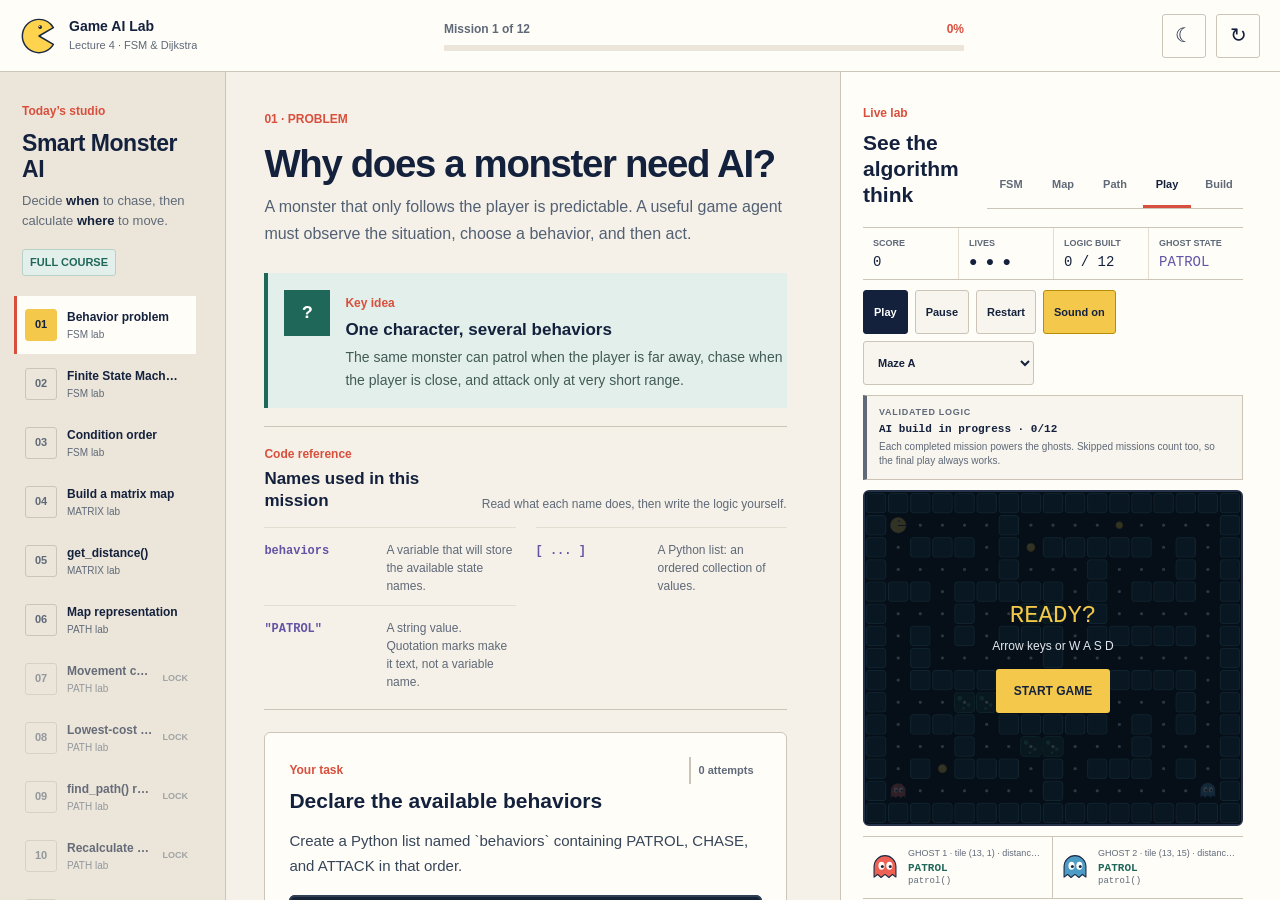
<file: index.html>
<!doctype html>
<html lang="en">
<head>
  <meta charset="UTF-8">
  <meta name="viewport" content="width=device-width, initial-scale=1.0">
  <meta name="description" content="Interactive Game AI lesson for high-school students: FSM decisions, Dijkstra pathfinding with slime costs, and a playable Pac-Man level builder across 12 missions.">
  <title>Game AI Lab · FSM &amp; Dijkstra</title>
  <script>
    (() => {
      const key = "game-ai-lab-theme-v1";
      try {
        const saved = localStorage.getItem(key);
        const theme = saved === "dark" || saved === "light"
          ? saved
          : (window.matchMedia("(prefers-color-scheme: dark)").matches ? "dark" : "light");
        document.documentElement.dataset.theme = theme;
        document.documentElement.style.colorScheme = theme;
      } catch (_) {
        document.documentElement.dataset.theme = "light";
      }
    })();
  </script>
  <link rel="stylesheet" href="styles.css">
</head>
<body>
  <a class="skip-link" href="#mainContent">Skip to lesson</a>
  <div class="app-shell">
    <header class="topbar">
      <a class="brand" href="#" aria-label="Game AI Lab home">
        <span class="brand-mark"><img src="assets/maze-runner-open.svg" alt=""></span>
        <span><strong>Game AI Lab</strong><small>Lecture 4 · FSM &amp; Dijkstra</small></span>
      </a>
      <div class="course-progress" id="courseProgress" role="progressbar" aria-label="Course progress" aria-valuemin="0" aria-valuemax="100" aria-valuenow="0">
        <div class="progress-copy"><span id="progressLabel">MISSION 1 / 12</span><strong id="progressPercent">0%</strong></div>
        <div class="progress-track"><span id="progressBar"></span></div>
      </div>
      <div class="top-actions">
        <button class="icon-button" id="themeToggleBtn" title="Switch to dark mode" aria-label="Switch to dark mode" aria-pressed="false"><span id="themeIcon" aria-hidden="true">☾</span></button>
        <button class="icon-button" id="resetProgressBtn" title="Reset course progress" aria-label="Reset course progress">↻</button>
      </div>
    </header>

    <aside class="syllabus-panel" aria-label="Lesson missions">
      <div class="syllabus-head">
        <span class="eyebrow">Today’s studio</span>
        <h1>Smart Monster AI</h1>
        <p>Decide <em>when</em> to chase, then calculate <em>where</em> to move.</p>
      </div>
      <div class="course-meta">
        <span>FULL COURSE</span>
      </div>
      <nav id="missionNav" class="mission-nav"></nav>
      <div class="sidebar-note">
        <span>Core formula</span>
        <code>new_cost = current + tile_cost</code>
      </div>
    </aside>

    <main class="lesson-panel" id="mainContent" tabindex="-1">
      <div class="mission-kicker">
        <span id="missionPhase">01 · PROBLEM</span>
      </div>
      <h2 id="missionTitle">Why does a monster need AI?</h2>
      <p id="missionLead" class="mission-lead"></p>

      <section class="concept-card" id="conceptCard" aria-labelledby="conceptTitle">
        <div class="concept-icon" id="conceptIcon">?</div>
        <div>
          <span class="card-label">Key idea</span>
          <h3 id="conceptTitle"></h3>
          <p id="conceptText"></p>
        </div>
      </section>

      <section class="code-reference" id="codeReference" hidden aria-labelledby="codeReferenceTitle"></section>

      <section class="mission-guide" id="missionGuide" hidden></section>

      <section class="task-card" aria-labelledby="taskTitle">
        <div class="task-head">
          <div><span class="card-label">Your task</span><h3 id="taskTitle"></h3></div>
          <div class="attempts" id="attemptsLabel">0 attempts</div>
        </div>
        <p id="taskPrompt" class="task-prompt"></p>
        <div id="answerArea" class="answer-area"></div>
        <div id="hintHistory" class="hint-history" aria-live="polite"></div>
        <div id="feedback" class="feedback" role="status" aria-live="polite"></div>
        <div class="task-actions">
          <button class="button skip" id="skipBtn">Skip mission</button>
          <button class="button ghost" id="hintBtn">Hint <span id="hintCount">0/3</span></button>
          <button class="button primary" id="checkBtn">Check answer</button>
        </div>
      </section>

      <div class="lesson-footer">
        <button class="text-button" id="prevBtn">← Previous</button>
        <span id="saveState">Progress saves automatically</span>
        <button class="button next" id="nextBtn" disabled>Next mission →</button>
      </div>
    </main>

    <aside class="lab-panel">
      <div class="lab-head">
        <div><span class="eyebrow">Live lab</span><h2>See the algorithm think</h2></div>
        <div class="lab-tabs" role="tablist" aria-label="Lab view">
          <button id="fsmTab" class="lab-tab active" role="tab" aria-controls="fsmLab" aria-selected="true">FSM</button>
          <button id="matrixTab" class="lab-tab" role="tab" aria-controls="matrixLab" aria-selected="false" tabindex="-1">Map</button>
          <button id="pathTab" class="lab-tab" role="tab" aria-controls="pathLab" aria-selected="false" tabindex="-1">Path</button>
          <button id="playTab" class="lab-tab" role="tab" aria-controls="playLab" aria-selected="false" tabindex="-1">Play</button>
          <button id="buildTab" class="lab-tab" role="tab" aria-controls="buildLab" aria-selected="false" tabindex="-1">Build</button>
        </div>
      </div>

      <section id="fsmLab" class="lab-view active" role="tabpanel" aria-labelledby="fsmTab">
        <div class="fsm-scene">
          <div class="distance-line" id="distanceLine"><span class="ghost-token"><img src="assets/ghost-coral.svg" alt="Ghost"></span><span class="distance-dots"></span><span class="player-token"><img src="assets/maze-runner-open.svg" alt="Maze runner"></span></div>
          <div class="distance-readout"><label for="distanceSlider">distance_to_player</label><strong id="distanceValue">230</strong></div>
          <input id="distanceSlider" type="range" min="0" max="300" value="230" aria-label="Distance to player">
        </div>
        <div class="state-flow">
          <article class="state-card" data-state="PATROL"><span>PATROL</span><small>distance &gt;= 200</small></article>
          <span class="flow-arrow">→</span>
          <article class="state-card" data-state="CHASE"><span>CHASE</span><small>50 &lt;= distance &lt; 200</small></article>
          <span class="flow-arrow">→</span>
          <article class="state-card" data-state="ATTACK"><span>ATTACK</span><small>distance &lt; 50</small></article>
        </div>
        <div class="lab-status"><span>CURRENT STATE</span><strong id="currentState">PATROL</strong><p id="stateReason">The player is far away, so the monster patrols.</p></div>
        <div class="mini-code"><span>Specific condition first</span><pre><code>if distance &lt; 50:       ATTACK
elif distance &lt; 200:    CHASE
else:                    PATROL</code></pre></div>
      </section>

      <section id="matrixLab" class="lab-view" role="tabpanel" aria-labelledby="matrixTab" hidden>
        <div class="matrix-lab-head">
          <span class="card-label">Student-built map</span>
          <h3>Matrix → Pac-Man board</h3>
          <p>Use <code>0</code> for paths, <code>1</code> for walls, and the strings <code>"P"</code>, <code>"G1"</code>, <code>"G2"</code> for character starts. One automatic wall is added around the matrix.</p>
          <button class="button primary" id="runMatrixLabBtn">Run current code</button>
        </div>
        <div class="matrix-stage">
          <div id="matrixGrid" class="matrix-grid empty" aria-label="Student matrix map preview">
            <span>Run an N × N matrix to build the map.</span>
          </div>
        </div>
        <div class="matrix-legend" aria-label="Matrix value legend">
          <span><i class="matrix-floor-key"></i><code>0</code> Pellet path</span>
          <span><i class="matrix-wall-key"></i><code>1</code> Maze wall</span>
          <span><img src="assets/maze-runner-open.svg" alt=""><code>"P"</code> Pac-Man</span>
          <span><img src="assets/ghost-coral.svg" alt=""><code>"G1"</code> Ghost 1</span>
          <span><img src="assets/ghost-blue.svg" alt=""><code>"G2"</code> Ghost 2</span>
          <span><i class="matrix-boundary-key"></i>Auto border</span>
        </div>
        <div class="metrics matrix-metrics">
          <div><span>BOARD</span><strong id="matrixSize">—</strong></div>
          <div><span>PATHS</span><strong id="matrixFloor">0</strong></div>
          <div><span>WALLS</span><strong id="matrixWalls">0</strong></div>
        </div>
        <div class="matrix-coordinates" aria-label="Character matrix coordinates">
          <div><span>PAC-MAN</span><strong id="matrixPacmanPos">—</strong></div>
          <div><span>GHOST 1</span><strong id="matrixGhostPos">—</strong></div>
          <div><span>GHOST 2</span><strong id="matrixGhost2Pos">—</strong></div>
          <div><span>GET_DISTANCE</span><strong id="matrixDistance">—</strong></div>
        </div>
        <div id="matrixStatus" class="path-status">No matrix has been run yet.</div>
      </section>

      <section id="pathLab" class="lab-view" role="tabpanel" aria-labelledby="pathTab" hidden>
        <div class="guide-launch">
          <div>
            <span class="guide-launch-label">Full visual guide</span>
            <strong>Explore all 7 Dijkstra cases</strong>
            <p>Place the ghost and Pac-Man, edit tile costs, and watch every search decision.</p>
          </div>
          <button class="button primary" id="openDijkstraGuideBtn">Open guide</button>
        </div>
        <div class="map-tabs" id="mapTabs" aria-label="Pathfinding map"></div>
        <div class="path-controls">
          <button class="small-button" id="stepPathBtn">Step</button>
          <button class="small-button primary-small" id="runPathBtn">Run</button>
          <button class="small-button" id="resetPathBtn">Reset</button>
          <button class="small-button" id="editCostBtn">Edit cost</button>
          <select id="speedSelect" aria-label="Animation speed"><option value="650">1×</option><option value="300">2×</option><option value="120">4×</option></select>
        </div>
        <div id="pathStatus" class="path-status">Start has cost 0. Press Step or Run.</div>
        <div class="grid-stage"><div id="pathGrid" class="path-grid" aria-label="Dijkstra pathfinding grid"></div></div>
        <div class="legend">
          <span><i class="frontier-key"></i>Frontier</span>
          <span><i class="visited-key"></i>Visited</span>
          <span><i class="current-key"></i>Current</span>
          <span><i class="path-key"></i>Path</span>
        </div>
        <div class="metrics">
          <div><span>FRONTIER</span><strong id="frontierMetric">1</strong></div>
          <div><span>VISITED</span><strong id="visitedMetric">0</strong></div>
          <div><span>PATH COST</span><strong id="costMetric">—</strong></div>
        </div>
      </section>

      <section id="playLab" class="lab-view" role="tabpanel" aria-labelledby="playTab" hidden>
        <div class="game-hud">
          <div><span>SCORE</span><strong id="gameScore">0</strong></div>
          <div><span>LIVES</span><strong id="gameLives">● ● ●</strong></div>
          <div><span>LOGIC BUILT</span><strong id="aiBuild">0 / 12</strong></div>
          <div class="game-state-main"><span>GHOST STATE</span><strong id="gameMainState">PATROL</strong></div>
        </div>
        <div class="game-controls">
          <button class="small-button primary-small" id="gamePlayBtn">Play</button>
          <button class="small-button" id="gamePauseBtn">Pause</button>
          <button class="small-button" id="gameRestartBtn">Restart</button>
          <button class="small-button active" id="gameSoundBtn">Sound on</button>
          <select id="gameMapSelect" aria-label="Game map"><option value="0">Maze A</option><option value="1">Maze B</option><option value="2" id="studentMapOption" disabled>Student map · build first</option><option value="3" id="playgroundMapOption" disabled>Playground · design first</option></select>
        </div>
        <div class="runtime-status" id="runtimeStatus" data-ready="false" role="status">
          <span>VALIDATED LOGIC</span>
          <strong>AI build in progress</strong>
          <small>Every completed mission powers the ghosts — skipped missions count too.</small>
        </div>
        <div class="game-stage">
          <canvas id="gameCanvas" width="680" height="600" tabindex="0" aria-label="Playable Pac-Man game"></canvas>
          <div id="gameOverlay" class="game-overlay show">
            <strong>READY?</strong>
            <span>Arrow keys or W A S D</span>
            <button id="overlayPlayBtn">START GAME</button>
          </div>
        </div>
        <div class="ghost-monitor" id="ghostMonitor"></div>
        <div class="ai-feature-list" id="aiFeatureList"></div>
        <p class="game-note">The game runtime mirrors the validated Python logic: FSM chooses the state, CHASE calls Dijkstra, and <code>path[1]</code> becomes the ghost's next tile. Green slime tiles cost 2, so ghosts cross them at half speed — Pac-Man hops over them freely. Gold power coins appear at random: eat one and the ghosts turn blue and flee — catch them to send them back to their spawn for 200 points.</p>
      </section>

      <section id="buildLab" class="lab-view" role="tabpanel" aria-labelledby="buildTab" hidden>
        <div class="matrix-lab-head">
          <span class="card-label">Level designer</span>
          <h3>Design your own maze</h3>
          <p>Pick a tool and drag on the grid. An automatic border wall surrounds the board, every open tile gets a pellet, and slime slows ghosts to half speed. A few pellets become power coins at random — eat one and you can hunt the ghosts. A level only starts when both ghosts can reach Pac-Man.</p>
        </div>
        <div class="build-controls">
          <label class="build-size" for="buildSize">Size
            <input id="buildSize" type="range" min="8" max="25" step="1" value="12" aria-label="Playground map size">
            <strong id="buildSizeValue">12 × 12</strong>
          </label>
          <button class="small-button" id="clearBuildBtn">Clear</button>
        </div>
        <div class="build-tools" id="buildTools" role="toolbar" aria-label="Painting tools">
          <button class="build-tool active" data-tool="wall"><i class="tool-chip chip-wall"></i>Wall</button>
          <button class="build-tool" data-tool="floor"><i class="tool-chip chip-floor"></i>Floor</button>
          <button class="build-tool" data-tool="slime"><i class="tool-chip chip-slime"></i>Slime</button>
          <button class="build-tool" data-tool="pacman"><img src="assets/maze-runner-open.svg" alt="">P</button>
          <button class="build-tool" data-tool="g1"><img src="assets/ghost-coral.svg" alt="">G1</button>
          <button class="build-tool" data-tool="g2"><img src="assets/ghost-blue.svg" alt="">G2</button>
        </div>
        <div class="matrix-stage">
          <div id="buildGrid" class="matrix-grid build-grid" aria-label="Playground level designer grid"></div>
        </div>
        <div id="buildStatus" class="path-status">Pick a tool and drag on the grid.</div>
        <div class="build-actions">
          <button class="button primary" id="playBuildBtn">Play this map</button>
        </div>
      </section>
    </aside>
  </div>

  <dialog id="completeDialog" class="complete-dialog">
    <div class="complete-orbit"><span>✓</span></div>
    <span class="eyebrow">MISSION COMPLETE</span>
    <h2>You built a smart monster.</h2>
    <p>FSM decides <strong>when</strong> to chase. Dijkstra decides <strong>which path</strong> to take.</p>
    <div class="result-grid">
      <div><span>COURSE</span><strong>SMART MONSTER AI</strong></div>
      <div><span>MISSIONS</span><strong id="resultMissions">12 / 12</strong></div>
      <div><span>SKIPPED</span><strong id="resultSkipped">0</strong></div>
      <div><span>HINTS USED</span><strong id="resultHints"></strong></div>
    </div>
    <button class="button primary" id="closeCompleteBtn">Return to lab</button>
  </dialog>

  <dialog id="dijkstraGuideDialog" class="dijkstra-guide-dialog" aria-labelledby="dijkstraGuideTitle">
    <div class="guide-dialog-bar">
      <div>
        <strong id="dijkstraGuideTitle">Dijkstra Visual Guide</strong>
        <span>Complete interactive guide · 7 map cases</span>
      </div>
      <button class="guide-close" id="closeDijkstraGuideBtn" aria-label="Close Dijkstra visual guide">Close</button>
    </div>
    <iframe id="dijkstraGuideFrame" src="dijkstra_visual_guide.html" title="Interactive Dijkstra Algorithm Visual Guide"></iframe>
  </dialog>

  <div id="toast" class="toast" role="status"></div>

  <script src="data.js"></script>
  <script src="app.js"></script>
</body>
</html>
</file>
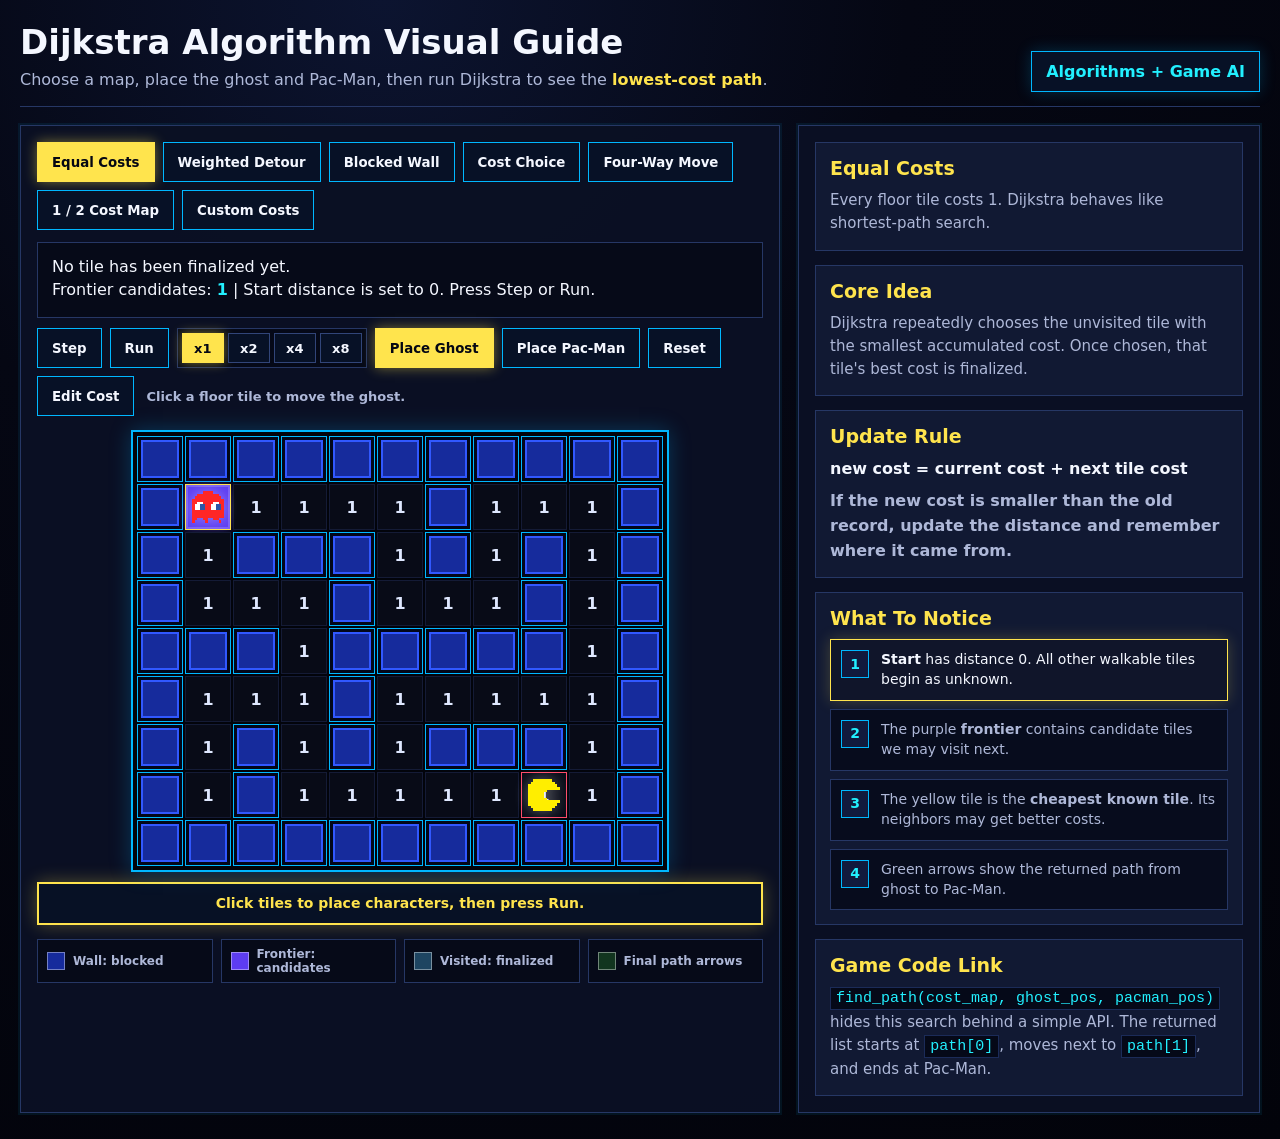
<file: dijkstra_visual_guide.html>
<!DOCTYPE html>
<html lang="en">
<head>
  <meta charset="UTF-8" />
  <meta name="viewport" content="width=device-width, initial-scale=1.0" />
  <title>Dijkstra Visual Guide</title>
  <style>
    :root {
      --bg: #050713;
      --panel: #0b1024;
      --panel-2: #111933;
      --line: #263765;
      --blue: #00b7ff;
      --blue-2: #3158ff;
      --yellow: #ffe44d;
      --red: #ff4b6a;
      --green: #56f28f;
      --cyan: #22f0ff;
      --orange: #ffad45;
      --text: #f4f7ff;
      --muted: #aeb8d8;
      --wall: #162b9c;
      --floor: #080b17;
      --slime: #0f3a2c;
      --frontier: #5d3df2;
      --visited: #1e4561;
      --current: #4b3a00;
      --path: #12351f;
      --danger: #ff5272;
    }

    * {
      box-sizing: border-box;
    }

    body {
      margin: 0;
      min-height: 100vh;
      background: radial-gradient(circle at 30% 0%, #0c1430 0%, var(--bg) 36%, #02030a 100%);
      color: var(--text);
      font-family: Consolas, "Segoe UI", system-ui, sans-serif;
    }

    .app {
      width: min(1240px, calc(100vw - 32px));
      margin: 0 auto;
      padding: 22px 0 28px;
    }

    header {
      display: grid;
      grid-template-columns: 1fr auto;
      gap: 20px;
      align-items: end;
      padding-bottom: 14px;
      border-bottom: 1px solid var(--line);
    }

    h1 {
      margin: 0 0 6px;
      font-size: 34px;
      letter-spacing: 0;
    }

    .subtitle {
      margin: 0;
      color: var(--muted);
      font-size: 16px;
      line-height: 1.5;
    }

    .subtitle strong {
      color: var(--yellow);
    }

    .badge {
      padding: 10px 14px;
      border: 1px solid var(--blue);
      color: var(--cyan);
      background: #071126;
      font-weight: 800;
      white-space: nowrap;
      box-shadow: 0 0 16px rgba(0, 183, 255, 0.22);
    }

    main {
      display: grid;
      grid-template-columns: 760px 1fr;
      gap: 18px;
      margin-top: 18px;
    }

    .board-panel,
    .explain-panel {
      background: rgba(11, 16, 36, 0.96);
      border: 1px solid var(--line);
      box-shadow: 0 0 0 2px rgba(0, 183, 255, 0.08);
    }

    .board-panel {
      padding: 16px;
    }

    .tabs {
      display: flex;
      gap: 8px;
      flex-wrap: wrap;
      margin-bottom: 12px;
    }

    .tab-btn,
    button {
      height: 40px;
      padding: 0 14px;
      border: 1px solid var(--blue);
      background: #071126;
      color: var(--text);
      font-family: inherit;
      font-weight: 900;
      cursor: pointer;
    }

    .tab-btn.active,
    button.active {
      color: #050713;
      background: var(--yellow);
      border-color: var(--yellow);
      box-shadow: 0 0 12px rgba(255, 228, 77, 0.45);
    }

    button:hover,
    .tab-btn:hover {
      background: #0d1b3e;
      color: var(--text);
      box-shadow: 0 0 14px rgba(0, 183, 255, 0.35);
    }

    button:disabled {
      cursor: default;
      opacity: 0.45;
      box-shadow: none;
    }

    .topbar {
      display: grid;
      grid-template-columns: 1fr;
      gap: 10px;
      margin-bottom: 14px;
    }

    .status {
      min-height: 76px;
      padding: 12px 14px;
      background: #060a18;
      border: 1px solid var(--line);
      line-height: 1.45;
      color: var(--text);
    }

    .status strong {
      color: var(--yellow);
    }

    .status .focus {
      color: var(--cyan);
      font-weight: 900;
    }

    .controls {
      display: flex;
      gap: 8px;
      flex-wrap: wrap;
      align-items: center;
    }

    .speed-controls {
      display: flex;
      gap: 4px;
      padding: 4px;
      border: 1px solid var(--line);
      background: #050918;
    }

    .speed-btn {
      min-width: 42px;
      height: 30px;
      padding: 0 8px;
      border-color: #314579;
      font-size: 13px;
    }

    .placement-label {
      color: var(--muted);
      font-size: 13px;
      font-weight: 800;
      margin-left: 4px;
    }

    .grid-wrap {
      position: relative;
      width: max-content;
      max-width: 100%;
      margin: 0 auto;
    }

    .grid {
      display: grid;
      gap: 2px;
      width: max-content;
      padding: 4px;
      background: #02040b;
      border: 2px solid var(--blue);
      box-shadow: 0 0 20px rgba(0, 183, 255, 0.25);
    }

    .cell {
      position: relative;
      width: 46px;
      height: 46px;
      background: var(--floor);
      border: 1px solid #141b36;
      display: grid;
      place-items: center;
      color: var(--muted);
      font-size: 13px;
      font-weight: 900;
      transition: background 160ms ease, transform 160ms ease, border-color 160ms ease, box-shadow 160ms ease;
      user-select: none;
    }

    .cell.walkable {
      cursor: pointer;
    }

    .cell.walkable:hover {
      border-color: var(--yellow);
      box-shadow: inset 0 0 0 2px rgba(255, 228, 77, 0.25);
    }

    .cell.wall {
      background: var(--wall);
      border-color: var(--blue);
      box-shadow: inset 0 0 0 3px #020719, inset 0 0 0 5px var(--blue-2);
    }

    .cell.cost-high {
      background: var(--slime);
    }

    .cell.frontier {
      background: var(--frontier);
      border-color: #c0b4ff;
      box-shadow: inset 0 0 0 2px rgba(255, 255, 255, 0.18), 0 0 10px rgba(93, 61, 242, 0.45);
    }

    .cell.visited {
      background: var(--visited);
      border-color: #4bbce7;
    }

    .cell.current {
      background: var(--current);
      transform: scale(1.07);
      border-color: var(--yellow);
      box-shadow: 0 0 22px rgba(255, 228, 77, 0.9), inset 0 0 0 3px rgba(255, 228, 77, 0.55);
      z-index: 3;
    }

    .cell.path {
      background: var(--path);
      border-color: var(--green);
      box-shadow: inset 0 0 0 3px rgba(86, 242, 143, 0.72), 0 0 12px rgba(86, 242, 143, 0.4);
    }

    .cell.start {
      border-color: var(--yellow);
    }

    .cell.goal {
      border-color: var(--red);
    }

    .cell.updated {
      animation: pulseUpdate 600ms ease;
    }

    @keyframes pulseUpdate {
      0% { transform: scale(1); box-shadow: 0 0 0 rgba(34, 240, 255, 0); }
      50% { transform: scale(1.07); box-shadow: 0 0 20px rgba(34, 240, 255, 0.9); }
      100% { transform: scale(1); box-shadow: 0 0 0 rgba(34, 240, 255, 0); }
    }

    .tile-cost {
      position: absolute;
      inset: 0;
      display: grid;
      place-items: center;
      font-size: 16px;
      color: #dfe8ff;
      text-align: center;
      pointer-events: none;
      z-index: 1;
    }

    .icon {
      width: 32px;
      height: 32px;
      object-fit: contain;
      image-rendering: pixelated;
      filter: drop-shadow(0 0 7px rgba(255, 255, 255, 0.35));
      z-index: 4;
    }

    .fallback-icon {
      font-size: 23px;
      line-height: 1;
      z-index: 4;
    }

    .route-arrow {
      position: absolute;
      inset: 0;
      display: grid;
      place-items: center;
      color: var(--green);
      font-size: 25px;
      opacity: 0.98;
      pointer-events: none;
      text-shadow: 0 0 8px rgba(86, 242, 143, 0.95);
      z-index: 2;
    }

    .search-arrow {
      position: absolute;
      inset: 0;
      display: grid;
      place-items: center;
      color: rgba(86, 242, 143, 0.55);
      font-size: 20px;
      pointer-events: none;
      z-index: 1;
    }

    .path-index {
      position: absolute;
      right: 5px;
      bottom: 4px;
      color: #02050b;
      background: var(--green);
      border: 1px solid #d8ffe7;
      min-width: 18px;
      height: 18px;
      display: grid;
      place-items: center;
      font-size: 12px;
      font-weight: 900;
      z-index: 3;
    }

    .callout {
      width: 100%;
      margin-top: 10px;
      padding: 10px 12px;
      background: rgba(7, 17, 38, 0.94);
      border: 2px solid var(--yellow);
      color: var(--yellow);
      font-size: 14px;
      line-height: 1.35;
      font-weight: 900;
      box-shadow: 0 0 18px rgba(255, 228, 77, 0.3);
      text-align: center;
    }

    .legend {
      display: grid;
      grid-template-columns: repeat(4, 1fr);
      gap: 8px;
      margin-top: 14px;
    }

    .legend-item {
      display: flex;
      align-items: center;
      gap: 8px;
      min-height: 38px;
      padding: 7px 9px;
      background: #060a18;
      border: 1px solid var(--line);
      color: var(--muted);
      font-size: 12px;
      font-weight: 800;
    }

    .swatch {
      width: 18px;
      height: 18px;
      border: 1px solid #ffffff66;
      flex: 0 0 auto;
    }

    .explain-panel {
      padding: 16px;
      display: grid;
      gap: 14px;
      align-content: start;
    }

    .card {
      padding: 14px;
      background: var(--panel-2);
      border: 1px solid var(--line);
    }

    .card h2 {
      margin: 0 0 10px;
      font-size: 19px;
      color: var(--yellow);
      letter-spacing: 0;
    }

    .card p {
      margin: 0;
      color: var(--muted);
      line-height: 1.55;
      font-size: 15px;
    }

    .case-note {
      color: var(--text);
      font-size: 15px;
      line-height: 1.55;
      margin: 0;
    }

    .formula {
      display: grid;
      gap: 7px;
      color: var(--text);
      font-weight: 900;
      line-height: 1.55;
    }

    .formula span {
      color: var(--muted);
      font-weight: 700;
    }

    .steps {
      display: grid;
      gap: 8px;
    }

    .step {
      display: grid;
      grid-template-columns: 30px 1fr;
      gap: 10px;
      align-items: start;
      padding: 10px;
      background: #070c1d;
      border: 1px solid var(--line);
      color: var(--muted);
      line-height: 1.42;
      font-size: 14px;
    }

    .step.active {
      color: var(--text);
      border-color: var(--yellow);
      box-shadow: 0 0 14px rgba(255, 228, 77, 0.22);
      background: #10152a;
    }

    .num {
      display: grid;
      place-items: center;
      width: 28px;
      height: 28px;
      background: #111a3d;
      color: var(--cyan);
      border: 1px solid var(--blue);
      font-weight: 900;
    }

    code {
      color: var(--cyan);
      background: #050918;
      padding: 2px 5px;
      border: 1px solid #1b2b58;
    }

    @media (max-width: 1120px) {
      main {
        grid-template-columns: 1fr;
      }

      .grid-wrap {
        width: 100%;
        overflow-x: auto;
      }

      .legend {
        grid-template-columns: repeat(2, 1fr);
      }
    }
  </style>
</head>
<body>
  <div class="app">
    <header>
      <div>
        <h1>Dijkstra Algorithm Visual Guide</h1>
        <p class="subtitle">Choose a map, place the ghost and Pac-Man, then run Dijkstra to see the <strong>lowest-cost path</strong>.</p>
      </div>
      <div class="badge">Algorithms + Game AI</div>
    </header>

    <main>
      <section class="board-panel">
        <div id="tabs" class="tabs" aria-label="Map cases"></div>

        <div class="topbar">
          <div id="status" class="status"></div>
          <div class="controls">
            <button id="stepBtn">Step</button>
            <button id="autoBtn">Run</button>
            <div class="speed-controls" aria-label="Animation speed">
              <button class="speed-btn active" data-speed="1">x1</button>
              <button class="speed-btn" data-speed="2">x2</button>
              <button class="speed-btn" data-speed="4">x4</button>
              <button class="speed-btn" data-speed="8">x8</button>
            </div>
            <button id="ghostModeBtn" class="active">Place Ghost</button>
            <button id="pacmanModeBtn">Place Pac-Man</button>
            <button id="resetBtn">Reset</button>
            <button id="costModeBtn">Edit Cost</button>
            <span id="placementLabel" class="placement-label">Click a floor tile to move the ghost.</span>
          </div>
        </div>

        <div class="grid-wrap">
          <div id="grid" class="grid" aria-label="Dijkstra grid visualization"></div>
        </div>
        <div class="callout" id="callout">Pick a map and press Run.</div>

        <div class="legend">
          <div class="legend-item"><span class="swatch" style="background: var(--wall)"></span>Wall: blocked</div>
          <div class="legend-item"><span class="swatch" style="background: var(--frontier)"></span>Frontier: candidates</div>
          <div class="legend-item"><span class="swatch" style="background: var(--visited)"></span>Visited: finalized</div>
          <div class="legend-item"><span class="swatch" style="background: var(--path)"></span>Final path arrows</div>
        </div>
      </section>

      <aside class="explain-panel">
        <div class="card">
          <h2 id="caseTitle">Case</h2>
          <p id="caseDescription" class="case-note"></p>
        </div>

        <div class="card">
          <h2>Core Idea</h2>
          <p>Dijkstra repeatedly chooses the unvisited tile with the smallest accumulated cost. Once chosen, that tile's best cost is finalized.</p>
        </div>

        <div class="card">
          <h2>Update Rule</h2>
          <div class="formula">
            new cost = current cost + next tile cost
            <span>If the new cost is smaller than the old record, update the distance and remember where it came from.</span>
          </div>
        </div>

        <div class="card">
          <h2>What To Notice</h2>
          <div class="steps">
            <div id="s0" class="step active"><div class="num">1</div><div><strong>Start</strong> has distance 0. All other walkable tiles begin as unknown.</div></div>
            <div id="s1" class="step"><div class="num">2</div><div>The purple <strong>frontier</strong> contains candidate tiles we may visit next.</div></div>
            <div id="s2" class="step"><div class="num">3</div><div>The yellow tile is the <strong>cheapest known tile</strong>. Its neighbors may get better costs.</div></div>
            <div id="s3" class="step"><div class="num">4</div><div>Green arrows show the returned path from ghost to Pac-Man.</div></div>
          </div>
        </div>

        <div class="card">
          <h2>Game Code Link</h2>
          <p><code>find_path(cost_map, ghost_pos, pacman_pos)</code> hides this search behind a simple API. The returned list starts at <code>path[0]</code>, moves next to <code>path[1]</code>, and ends at Pac-Man.</p>
        </div>
      </aside>
    </main>
  </div>

  <script>

    const GHOST_IMAGE_SRC = "[data-uri]";
    const PACMAN_IMAGE_SRC = "[data-uri]";

    const cases = [
      {
        id: "equal",
        name: "Equal Costs",
        description: "Every floor tile costs 1. Dijkstra behaves like shortest-path search.",
        map: [
          "###########",
          "#S....#...#",
          "#.###.#.#.#",
          "#...#...#.#",
          "###.#####.#",
          "#...#.....#",
          "#.#.#.###.#",
          "#.#.....G.#",
          "###########"
        ],
        costMode: "equal"
      },
      {
        id: "weighted",
        name: "Weighted Detour",
        description: "Some tiles are more expensive. The lowest-cost path may avoid high-cost tiles.",
        map: [
          "############",
          "#S11119991G#",
          "#1####9###1#",
          "#1111191111#",
          "#1####9###1#",
          "#1111111111#",
          "############"
        ],
        costMode: "digits"
      },
      {
        id: "blocked",
        name: "Blocked Wall",
        description: "Walls are never candidates. The path must go around them using only four directions.",
        map: [
          "###########",
          "#S1111111G#",
          "#1#######1#",
          "#111111111#",
          "###1#######",
          "#111111111#",
          "#1#######1#",
          "#111111111#",
          "###########"
        ],
        costMode: "digits"
      },
      {
        id: "choice",
        name: "Cost Choice",
        description: "Nearby choices can have different costs. Dijkstra expands the cheapest known position first.",
        map: [
          "#########",
          "#1111111#",
          "#1134111#",
          "#12S#111#",
          "#111111G#",
          "#1111111#",
          "#########"
        ],
        costMode: "digits"
      },
      {
        id: "fourway",
        name: "Four-Way Move",
        description: "Pac-Man can be placed in any direction. Dijkstra still searches only up, down, left, and right.",
        map: [
          "###########",
          "#111111111#",
          "#1###1###1#",
          "#1111S1111#",
          "#1###1###1#",
          "#1111111G1#",
          "###########"
        ],
        costMode: "digits"
      },
      {
        id: "pptcost",
        name: "1 / 2 Cost Map",
        description: "This mirrors the lecture idea: normal tiles cost 1, sticky slime tiles cost 2, walls are blocked.",
        map: [
          "###############",
          "#S12221222111G#",
          "#2###2#2##X##2#",
          "#12222222#2221#",
          "#2#2##2#222#21#",
          "#1222#222#2221#",
          "###############"
        ],
        costMode: "digits"
      },
      {
        id: "custom",
        name: "Custom Costs",
        description: "Use Edit Cost, then click floor tiles to build your own cost map before pressing Run.",
        map: [
          "############",
          "#S11111111G#",
          "#1##1##1##1#",
          "#1111111111#",
          "#1##1##1##1#",
          "#1111111111#",
          "############"
        ],
        costMode: "digits"
      }
    ];

    const gridEl = document.getElementById("grid");
    const tabsEl = document.getElementById("tabs");
    const statusEl = document.getElementById("status");
    const stepBtn = document.getElementById("stepBtn");
    const autoBtn = document.getElementById("autoBtn");
    const resetBtn = document.getElementById("resetBtn");
    const costModeBtn = document.getElementById("costModeBtn");
    const calloutEl = document.getElementById("callout");
    const ghostModeBtn = document.getElementById("ghostModeBtn");
    const pacmanModeBtn = document.getElementById("pacmanModeBtn");
    const placementLabel = document.getElementById("placementLabel");
    const caseTitle = document.getElementById("caseTitle");
    const caseDescription = document.getElementById("caseDescription");
    const speedBtns = [...document.querySelectorAll(".speed-btn")];
    const stepEls = [0, 1, 2, 3].map((n) => document.getElementById(`s${n}`));

    let activeCaseIndex = 0;
    let rawMap;
    let rows;
    let cols;
    let start;
    let goal;
    let costMap;
    let distances;
    let previous;
    let frontier;
    let visited;
    let current;
    let finalPath;
    let done;
    let hasStepped;
    let lastUpdated;
    let placementMode = "ghost";
    let customCosts = new Map();
    let speedMultiplier = 1;
    let autoTimer = null;
    let message;

    function key(pos) {
      return `${pos[0]},${pos[1]}`;
    }

    function parseKey(value) {
      return value.split(",").map(Number);
    }

    function same(a, b) {
      return a[0] === b[0] && a[1] === b[1];
    }

    function findChar(mapData, char) {
      for (let r = 0; r < mapData.length; r += 1) {
        const c = mapData[r].indexOf(char);
        if (c !== -1) return [r, c];
      }
      return [1, 1];
    }

    function tileAt(r, c) {
      return rawMap[r][c];
    }

    function isWall(r, c) {
      return tileAt(r, c) === "#" || tileAt(r, c) === "X";
    }

    function isWalkable(pos) {
      const [r, c] = pos;
      return r >= 0 && r < rows && c >= 0 && c < cols && !isWall(r, c);
    }

    function cleanTile(char) {
      return char === "S" || char === "G" ? "1" : char;
    }

    function neighbors(pos) {
      const result = [];
      for (const [dr, dc] of [[-1, 0], [1, 0], [0, -1], [0, 1]]) {
        const nr = pos[0] + dr;
        const nc = pos[1] + dc;
        if (nr >= 0 && nr < rows && nc >= 0 && nc < cols && !isWall(nr, nc)) {
          result.push([nr, nc]);
        }
      }
      return result;
    }

    function buildCostMap(caseData) {
      const costs = [];
      for (let r = 0; r < rows; r += 1) {
        const row = [];
        for (let c = 0; c < cols; c += 1) {
          const char = cleanTile(rawMap[r][c]);
          if (char === "#" || char === "X") {
            row.push(null);
          } else if (customCosts.has(key([r, c]))) {
            row.push(customCosts.get(key([r, c])));
          } else if (caseData.costMode === "digits" && /\d/.test(char)) {
            row.push(Number(char));
          } else {
            row.push(1);
          }
        }
        costs.push(row);
      }
      return costs;
    }

    function setupTabs() {
      tabsEl.innerHTML = "";
      cases.forEach((caseData, index) => {
        const button = document.createElement("button");
        button.className = `tab-btn${index === activeCaseIndex ? " active" : ""}`;
        button.textContent = caseData.name;
        button.addEventListener("click", () => loadCase(index));
        tabsEl.appendChild(button);
      });
    }

    function loadCase(index) {
      stopAuto();
      activeCaseIndex = index;
      const caseData = cases[activeCaseIndex];
      rawMap = caseData.map.map((line) => line);
      rows = rawMap.length;
      cols = rawMap[0].length;
      start = findChar(rawMap, "S");
      goal = findChar(rawMap, "G");
      caseTitle.textContent = caseData.name;
      caseDescription.textContent = caseData.description;
      setupTabs();
      resetCase();
    }

    function resetCase() {
      customCosts = new Map();
      resetSearch();
    }

    function resetSearch() {
      stopAuto();
      const caseData = cases[activeCaseIndex];
      costMap = buildCostMap(caseData);
      distances = new Map();
      previous = new Map();
      frontier = new Set([key(start)]);
      visited = new Set();
      current = null;
      finalPath = [];
      done = false;
      hasStepped = false;
      lastUpdated = new Set();
      message = "Start distance is set to 0. Press Step or Run.";

      for (let r = 0; r < rows; r += 1) {
        for (let c = 0; c < cols; c += 1) {
          if (!isWall(r, c)) distances.set(key([r, c]), Infinity);
        }
      }
      distances.set(key(start), 0);
      render();
    }

    function pickLowestFrontier() {
      let best = null;
      let bestCost = Infinity;
      for (const item of frontier) {
        const cost = distances.get(item);
        if (cost < bestCost) {
          bestCost = cost;
          best = item;
        }
      }
      return best;
    }

    function step() {
      if (done) return;
      hasStepped = true;
      lastUpdated = new Set();
      const picked = pickLowestFrontier();
      if (picked === null) {
        done = true;
        message = "No frontier tiles remain. No path was found.";
        render();
        return;
      }

      frontier.delete(picked);
      visited.add(picked);
      current = parseKey(picked);

      if (same(current, goal)) {
        finalPath = tracePath();
        done = true;
        stopAuto();
        message = "Goal finalized. Green arrows now point from ghost to Pac-Man.";
        render();
        return;
      }

      const updates = [];
      const currentCost = distances.get(picked);
      for (const next of neighbors(current)) {
        const nextKey = key(next);
        if (visited.has(nextKey)) continue;

        const tileCost = costMap[next[0]][next[1]];
        const newCost = currentCost + tileCost;
        if (!distances.has(nextKey)) {
          distances.set(nextKey, Infinity);
        }
        if (newCost < distances.get(nextKey)) {
          distances.set(nextKey, newCost);
          previous.set(nextKey, picked);
          frontier.add(nextKey);
          lastUpdated.add(nextKey);
          updates.push(`${format(next)} = ${newCost}`);
        }
      }

      message = updates.length
        ? `Updated: ${updates.join(", ")}`
        : "Checked neighbors, but no better cost was found.";
      render();
    }

    function tracePath() {
      const path = [];
      let cursor = key(goal);
      while (cursor) {
        path.push(cursor);
        cursor = previous.get(cursor);
      }
      return path.reverse();
    }

    function format(pos) {
      return `(${pos[0]}, ${pos[1]})`;
    }

    function directionFromTo(aKey, bKey) {
      const [ar, ac] = parseKey(aKey);
      const [br, bc] = parseKey(bKey);
      if (br === ar - 1) return "^";
      if (br === ar + 1) return "v";
      if (bc === ac - 1) return "<";
      if (bc === ac + 1) return ">";
      return "";
    }

    function searchArrowFor(cellKey) {
      const prev = previous.get(cellKey);
      return prev ? directionFromTo(prev, cellKey) : "";
    }

    function pathArrowFor(cellKey) {
      const pathKeys = finalPath;
      const index = pathKeys.indexOf(cellKey);
      if (index === -1 || index >= pathKeys.length - 1) return "";
      return directionFromTo(cellKey, pathKeys[index + 1]);
    }

    function setActiveStep() {
      stepEls.forEach((el) => el.classList.remove("active"));
      if (!hasStepped) {
        stepEls[0].classList.add("active");
      } else if (finalPath.length) {
        stepEls[3].classList.add("active");
      } else if (current) {
        stepEls[2].classList.add("active");
      } else if (frontier.size) {
        stepEls[1].classList.add("active");
      } else {
        stepEls[0].classList.add("active");
      }
    }

    function handleTileClick(pos) {
      if (!isWalkable(pos)) return;
      if (placementMode === "cost") {
        const tileKey = key(pos);
        const currentCost = costMap[pos[0]][pos[1]] ?? 1;
        const cycle = [1, 2, 3, 4, 5, 9, 99];
        const nextCost = cycle[(cycle.indexOf(currentCost) + 1) % cycle.length];
        customCosts.set(tileKey, nextCost);
      } else if (placementMode === "ghost") {
        start = pos;
        if (same(start, goal)) goal = findNearestDifferentWalkable(start);
      } else {
        goal = pos;
        if (same(start, goal)) start = findNearestDifferentWalkable(goal);
      }
      resetSearch();
    }

    function findNearestDifferentWalkable(pos) {
      for (let r = 0; r < rows; r += 1) {
        for (let c = 0; c < cols; c += 1) {
          const candidate = [r, c];
          if (isWalkable(candidate) && !same(candidate, pos)) return candidate;
        }
      }
      return pos;
    }

    function render() {
      gridEl.innerHTML = "";
      gridEl.style.gridTemplateColumns = `repeat(${cols}, 46px)`;
      gridEl.style.gridTemplateRows = `repeat(${rows}, 46px)`;
      const pathSet = new Set(finalPath);

      for (let r = 0; r < rows; r += 1) {
        for (let c = 0; c < cols; c += 1) {
          const pos = [r, c];
          const cellKey = key(pos);
          const cell = document.createElement("div");
          cell.className = "cell";

          if (isWall(r, c)) {
            cell.classList.add("wall");
          } else {
            cell.classList.add("walkable");
            if (costMap[r][c] >= 3) cell.classList.add("cost-high");
            if (frontier.has(cellKey)) cell.classList.add("frontier");
            if (visited.has(cellKey)) cell.classList.add("visited");
            if (current && same(current, pos)) cell.classList.add("current");
            if (pathSet.has(cellKey)) cell.classList.add("path");
            if (same(pos, start)) cell.classList.add("start");
            if (same(pos, goal)) cell.classList.add("goal");
            if (lastUpdated.has(cellKey)) cell.classList.add("updated");
            cell.addEventListener("click", () => handleTileClick(pos));
          }

          if (!isWall(r, c)) {
            const tileCost = document.createElement("div");
            tileCost.className = "tile-cost";
            tileCost.textContent = costMap[r][c];
            cell.appendChild(tileCost);
          }

          const pathArrow = pathArrowFor(cellKey);
          const searchArrow = searchArrowFor(cellKey);
          if (finalPath.length && pathArrow) {
            const arrowEl = document.createElement("div");
            arrowEl.className = "route-arrow";
            arrowEl.textContent = pathArrow;
            cell.appendChild(arrowEl);
          } else if (!finalPath.length && searchArrow) {
            const arrowEl = document.createElement("div");
            arrowEl.className = "search-arrow";
            arrowEl.textContent = searchArrow;
            cell.appendChild(arrowEl);
          }

          if (same(pos, start)) {
            const icon = document.createElement("img");
            icon.className = "icon";
            icon.src = GHOST_IMAGE_SRC;
            icon.alt = "Ghost start";
            icon.onerror = () => {
              const fallback = document.createElement("div");
              fallback.className = "fallback-icon";
              fallback.textContent = "G";
              fallback.style.color = "var(--red)";
              icon.replaceWith(fallback);
            };
            cell.appendChild(icon);
          } else if (same(pos, goal)) {
            const icon = document.createElement("img");
            icon.className = "icon";
            icon.src = PACMAN_IMAGE_SRC;
            icon.alt = "Pac-Man goal";
            icon.onerror = () => {
              const fallback = document.createElement("div");
              fallback.className = "fallback-icon";
              fallback.textContent = "P";
              fallback.style.color = "var(--yellow)";
              icon.replaceWith(fallback);
            };
            cell.appendChild(icon);
          }

          if (finalPath.length && pathSet.has(cellKey)) {
            const index = document.createElement("div");
            index.className = "path-index";
            index.textContent = finalPath.indexOf(cellKey);
            cell.appendChild(index);
          }

          gridEl.appendChild(cell);
        }
      }

      const pickedText = current
        ? `Current finalized tile: <strong>${format(current)}</strong>`
        : "No tile has been finalized yet.";
      const frontierText = `Frontier candidates: <span class="focus">${frontier.size}</span>`;
      const pathText = finalPath.length ? ` Final path length: <strong>${finalPath.length}</strong> tiles.` : "";
      statusEl.innerHTML = `${pickedText}<br>${frontierText} | ${message}${pathText}`;
      calloutEl.textContent = finalPath.length
        ? "Green arrows point from ghost to Pac-Man."
        : current
          ? "Yellow = current cheapest known tile."
          : "Click tiles to place characters, then press Run.";
      stepBtn.disabled = done;
      setActiveStep();
    }

    function startAuto() {
      if (autoTimer) return;
      if (done) resetSearch();
      autoBtn.textContent = "Pause";
      autoTimer = window.setInterval(step, 650 / speedMultiplier);
    }

    function stopAuto() {
      if (autoTimer) {
        window.clearInterval(autoTimer);
        autoTimer = null;
      }
      autoBtn.textContent = "Run";
    }

    function setSpeed(multiplier) {
      speedMultiplier = multiplier;
      speedBtns.forEach((button) => {
        button.classList.toggle("active", Number(button.dataset.speed) === speedMultiplier);
      });
      if (autoTimer) {
        stopAuto();
        startAuto();
      }
    }

    function setPlacementMode(mode) {
      placementMode = mode;
      ghostModeBtn.classList.toggle("active", mode === "ghost");
      pacmanModeBtn.classList.toggle("active", mode === "pacman");
      costModeBtn.classList.toggle("active", mode === "cost");
      placementLabel.textContent = mode === "ghost"
        ? "Click a floor tile to move the ghost."
        : mode === "pacman"
          ? "Click a floor tile to move Pac-Man."
          : "Click a floor tile to cycle its cost: 1, 2, 3, 4, 5, 9, 99.";
    }

    stepBtn.addEventListener("click", step);
    autoBtn.addEventListener("click", () => {
      if (autoTimer) {
        stopAuto();
      } else {
        startAuto();
      }
    });
    resetBtn.addEventListener("click", resetCase);
    ghostModeBtn.addEventListener("click", () => setPlacementMode("ghost"));
    pacmanModeBtn.addEventListener("click", () => setPlacementMode("pacman"));
    costModeBtn.addEventListener("click", () => setPlacementMode("cost"));
    speedBtns.forEach((button) => {
      button.addEventListener("click", () => setSpeed(Number(button.dataset.speed)));
    });

    loadCase(0);
  </script>
</body>
</html>
</file>
<file: styles.css>
:root {
  color-scheme: light;
  --paper: #f5f1e8;
  --surface: #fffdf8;
  --surface-muted: #ece6da;
  --surface-soft: #f8f5ee;
  --ink: #14213d;
  --text: #28364d;
  --muted: #5f6978;
  --line: #cbc4b7;
  --line-soft: #e3ddd2;
  --accent: #d94f3d;
  --accent-soft: #f8e6e1;
  --teal: #1f6759;
  --teal-soft: #e3efea;
  --violet: #6354a5;
  --violet-soft: #ece9f7;
  --yellow: #f4c84a;
  --yellow-soft: #fff4ca;
  --blue: #2f7896;
  --blue-soft: #e1eff4;
  --danger: #ad382f;
  --danger-soft: #f9e7e4;
  --red: #ad382f;
  --code: #172438;
  --code-text: #f7f1e4;
  --focus: #c2410c;
  --radius-sm: 3px;
  --radius: 6px;
  --font-ui: "Segoe UI Variable", "Aptos", "Segoe UI", Arial, sans-serif;
  --font-code: "Cascadia Code", Consolas, "Courier New", monospace;
}

:root[data-theme="dark"] {
  color-scheme: dark;
  --paper: #111821;
  --surface: #192330;
  --surface-muted: #161f2c;
  --surface-soft: #202b39;
  --ink: #f1f3f5;
  --text: #d9e0e9;
  --muted: #aeb8c4;
  --line: #465160;
  --line-soft: #303c4b;
  --accent: #ff7b67;
  --accent-soft: #3a2728;
  --teal: #69d0bb;
  --teal-soft: #173832;
  --violet: #b6a7ff;
  --violet-soft: #2d2949;
  --yellow: #f4d167;
  --yellow-soft: #3d3520;
  --blue: #7bc6e3;
  --blue-soft: #173541;
  --danger: #ff8c7f;
  --danger-soft: #3d2528;
  --red: #ff8c7f;
  --code: #0b1320;
  --code-text: #f4f1e8;
  --focus: #ffbd59;
}

* { box-sizing: border-box; }
html { min-width: 320px; background: var(--paper); }
body {
  min-width: 320px;
  min-height: 100dvh;
  margin: 0;
  overflow-x: hidden;
  background: var(--paper);
  color: var(--text);
  font-family: var(--font-ui);
  font-size: 16px;
  line-height: 1.55;
  text-rendering: optimizeLegibility;
}

button, input, textarea, select { font: inherit; }
button { color: inherit; touch-action: manipulation; }
img, canvas { max-width: 100%; }
[hidden] { display: none !important; }

.skip-link {
  position: fixed;
  left: 12px;
  top: 10px;
  z-index: 100;
  padding: 10px 14px;
  border: 2px solid var(--ink);
  background: var(--surface);
  color: var(--ink);
  font-weight: 700;
  text-decoration: none;
  transform: translateY(-140%);
}
.skip-link:focus { transform: translateY(0); }

button:focus-visible,
select:focus-visible,
input:focus-visible,
textarea:focus-visible,
[tabindex]:focus-visible,
a:focus-visible {
  outline: 3px solid var(--focus);
  outline-offset: 3px;
}

.app-shell {
  min-height: 100dvh;
  display: grid;
  grid-template-columns: 226px minmax(460px, 1fr) minmax(390px, 440px);
  grid-template-rows: 72px minmax(0, 1fr);
}

.topbar {
  position: sticky;
  top: 0;
  z-index: 20;
  grid-column: 1 / -1;
  display: grid;
  grid-template-columns: 226px minmax(280px, 1fr) auto;
  align-items: center;
  gap: 24px;
  min-width: 0;
  padding: 0 20px;
  border-bottom: 1px solid var(--line);
  background: var(--surface);
}

.brand {
  min-width: 0;
  min-height: 44px;
  display: flex;
  align-items: center;
  gap: 11px;
  color: var(--ink);
  text-decoration: none;
}
.brand-mark {
  flex: 0 0 auto;
  width: 38px;
  height: 38px;
}
.brand-mark img { display: block; width: 38px; height: 38px; }
.brand strong, .brand small { display: block; }
.brand strong { font-size: 14px; line-height: 1.2; }
.brand small {
  margin-top: 3px;
  overflow: hidden;
  color: var(--muted);
  font-size: 11px;
  line-height: 1.3;
  text-overflow: ellipsis;
  white-space: nowrap;
}

.course-progress {
  width: min(520px, 100%);
  justify-self: center;
}
.progress-copy {
  display: flex;
  justify-content: space-between;
  margin-bottom: 7px;
  color: var(--muted);
  font-size: 12px;
  font-weight: 600;
}
.progress-copy strong { color: var(--accent); }
.progress-track {
  height: 6px;
  overflow: hidden;
  background: var(--surface-muted);
}
.progress-track span {
  display: block;
  width: 0;
  height: 100%;
  background: var(--accent);
  transition: width .2s ease-out;
}

.top-actions {
  display: flex;
  align-items: center;
}
.top-actions { gap: 10px; justify-self: end; }
.icon-button {
  width: 44px;
  height: 44px;
  border: 1px solid var(--line);
  border-radius: var(--radius-sm);
  background: var(--surface);
  color: var(--ink);
  font-size: 20px;
  cursor: pointer;
}
.icon-button:hover { border-color: var(--accent); color: var(--accent); }
#themeIcon { display: block; line-height: 1; transform: translateY(-1px); }

.syllabus-panel,
.lesson-panel,
.lab-panel {
  min-width: 0;
  min-height: 0;
  height: calc(100dvh - 72px);
  overflow-y: auto;
  scrollbar-gutter: stable;
}

.syllabus-panel {
  padding: 26px 14px 18px;
  border-right: 1px solid var(--line);
  background: var(--surface-muted);
}
.syllabus-head { padding: 0 8px; }
.eyebrow,
.card-label {
  color: var(--accent);
  font-size: 12px;
  font-weight: 750;
}
.syllabus-head h1 {
  margin: 7px 0 8px;
  color: var(--ink);
  font-size: 23px;
  line-height: 1.15;
  letter-spacing: -.02em;
}
.syllabus-head p {
  margin: 0;
  color: var(--muted);
  font-size: 13px;
  line-height: 1.55;
}
.syllabus-head em {
  color: var(--ink);
  font-style: normal;
  font-weight: 700;
}
.course-meta {
  display: flex;
  flex-wrap: wrap;
  gap: 7px;
  margin: 18px 8px 20px;
}
.course-meta span {
  padding: 4px 7px;
  border: 1px solid #b8d1c7;
  border-radius: var(--radius-sm);
  background: var(--teal-soft);
  color: var(--teal);
  font-size: 11px;
  font-weight: 700;
}

.mission-nav { display: grid; gap: 1px; }
.nav-mission {
  width: 100%;
  min-height: 58px;
  display: grid;
  grid-template-columns: 32px minmax(0, 1fr) auto;
  align-items: center;
  gap: 10px;
  padding: 7px 8px;
  border: 0;
  border-left: 3px solid transparent;
  background: transparent;
  text-align: left;
  cursor: pointer;
}
.nav-mission:hover:not(:disabled) { background: rgba(255, 253, 248, .62); }
.nav-mission.active {
  border-left-color: var(--accent);
  background: var(--surface);
}
.nav-mission:disabled {
  color: #787f88;
  cursor: not-allowed;
  opacity: .62;
}
.nav-num {
  width: 32px;
  height: 32px;
  display: grid;
  place-items: center;
  border: 1px solid var(--line);
  border-radius: var(--radius-sm);
  background: transparent;
  color: var(--muted);
  font-size: 11px;
  font-weight: 800;
}
.nav-mission.active .nav-num {
  border-color: var(--yellow);
  background: var(--yellow);
  color: var(--ink);
}
.nav-mission.complete .nav-num {
  border-color: #a9c8bb;
  background: var(--teal-soft);
  color: var(--teal);
}
.nav-mission.skipped .nav-num {
  border-color: #b98d00;
  background: var(--yellow-soft);
  color: #725800;
}
.nav-mission.skipped .nav-lock { color: #806500; }
.nav-copy { min-width: 0; }
.nav-copy strong,
.nav-copy small { display: block; }
.nav-copy strong {
  overflow: hidden;
  color: var(--ink);
  font-size: 12px;
  line-height: 1.25;
  text-overflow: ellipsis;
  white-space: nowrap;
}
.nav-copy small {
  margin-top: 4px;
  color: var(--muted);
  font-size: 10px;
  line-height: 1.2;
}
.nav-lock {
  color: #747b84;
  font-size: 9px;
  font-weight: 700;
}
.sidebar-note {
  margin: 20px 8px 0;
  padding: 12px;
  border-top: 1px solid var(--line);
}
.sidebar-note span {
  display: block;
  margin-bottom: 7px;
  color: var(--muted);
  font-size: 11px;
  font-weight: 700;
}
.sidebar-note code {
  color: var(--ink);
  font: 10px/1.55 var(--font-code);
  overflow-wrap: anywhere;
  white-space: normal;
}

.lesson-panel {
  padding: clamp(28px, 3vw, 44px);
  background: var(--paper);
}
.lesson-panel > * {
  width: min(100%, 780px);
  margin-left: auto;
  margin-right: auto;
}
.mission-kicker {
  display: flex;
  justify-content: flex-start;
  gap: 16px;
  color: var(--muted);
  font-size: 12px;
  font-weight: 700;
}
.mission-kicker span:first-child { color: var(--accent); }
.lesson-panel > h2 {
  margin-top: 14px;
  margin-bottom: 10px;
  color: var(--ink);
  font-size: clamp(31px, 3vw, 42px);
  line-height: 1.08;
  letter-spacing: -.035em;
}
.mission-lead {
  max-width: 68ch;
  margin-top: 0;
  margin-bottom: 26px;
  color: #526074;
  font-size: 16px;
  line-height: 1.65;
}

.concept-card {
  display: grid;
  grid-template-columns: 46px minmax(0, 1fr);
  gap: 15px;
  padding: 17px 0 17px 16px;
  border: 0;
  border-left: 4px solid var(--teal);
  background: var(--teal-soft);
}
.concept-icon {
  width: 46px;
  height: 46px;
  display: grid;
  place-items: center;
  background: var(--teal);
  color: #fff;
  font: 800 18px var(--font-code);
}
.concept-card h3 {
  margin: 4px 0 5px;
  color: var(--ink);
  font-size: 17px;
  line-height: 1.3;
}
.concept-card p {
  max-width: 68ch;
  margin: 0;
  color: #425b55;
  font-size: 14px;
  line-height: 1.6;
}

.code-reference {
  margin-top: 18px;
  padding: 18px 0;
  border-top: 1px solid var(--line);
  border-bottom: 1px solid var(--line);
}
.code-reference-head {
  display: grid;
  grid-template-columns: minmax(0, 1fr) auto;
  align-items: end;
  gap: 4px 20px;
}
.code-reference-head .card-label { grid-column: 1 / -1; }
.code-reference-head h3 {
  margin: 0;
  color: var(--ink);
  font-size: 17px;
  line-height: 1.35;
}
.code-reference-head p {
  margin: 0;
  color: var(--muted);
  font-size: 12px;
  line-height: 1.45;
  text-align: right;
}
.code-reference-grid {
  display: grid;
  grid-template-columns: repeat(2, minmax(0, 1fr));
  gap: 10px 20px;
  margin: 14px 0 0;
}
.code-reference-grid > div {
  min-width: 0;
  display: grid;
  grid-template-columns: minmax(112px, .72fr) minmax(0, 1.6fr);
  gap: 10px;
  align-items: baseline;
  padding-top: 9px;
  border-top: 1px solid var(--line-soft);
}
.code-reference-grid dt,
.code-reference-grid dd { margin: 0; }
.code-reference-grid dt code {
  color: var(--violet);
  font: 700 12px/1.45 var(--font-code);
  overflow-wrap: anywhere;
}
.code-reference-grid dd {
  color: var(--muted);
  font-size: 12px;
  line-height: 1.5;
}

.mission-guide {
  margin-top: 18px;
  padding: 22px;
  border: 1px solid var(--line);
  border-radius: var(--radius);
  background: var(--surface-soft);
}
.mission-guide-head h3 {
  margin: 5px 0 6px;
  color: var(--ink);
  font-size: 20px;
  line-height: 1.3;
}
.mission-guide-head p {
  max-width: 72ch;
  margin: 0;
  color: var(--text);
  font-size: 14px;
}
.mission-term-grid {
  display: grid;
  grid-template-columns: repeat(2, minmax(0, 1fr));
  gap: 1px;
  margin: 18px 0;
  border: 1px solid var(--line);
  background: var(--line);
}
.mission-term-grid > div {
  min-width: 0;
  padding: 12px 14px;
  background: var(--surface);
}
.mission-term-grid dt { margin-bottom: 5px; }
.mission-term-grid dt code {
  color: var(--violet);
  font: 700 13px var(--font-code);
  overflow-wrap: anywhere;
}
.mission-term-grid dd {
  margin: 0;
  color: var(--muted);
  font-size: 13px;
  line-height: 1.5;
}
.mission-example {
  padding: 17px 18px;
  border-left: 4px solid var(--violet);
  background: var(--violet-soft);
}
.mission-example h4,
.mission-workflow h4 {
  margin: 0 0 7px;
  color: var(--ink);
  font-size: 15px;
}
.mission-example p {
  margin: 0;
  color: var(--text);
  font-size: 13px;
  line-height: 1.55;
}
.mission-example pre {
  max-width: 100%;
  margin: 12px 0;
  padding: 13px 14px;
  overflow-x: auto;
  border-radius: var(--radius-sm);
  background: var(--code);
  color: var(--code-text);
  font: 13px/1.65 var(--font-code);
}
.mission-example-result { font-weight: 650; }
.mission-workflow { margin-top: 18px; }
.mission-workflow ol {
  display: grid;
  gap: 8px;
  margin: 0;
  padding-left: 25px;
}
.mission-workflow li {
  padding-left: 4px;
  color: var(--text);
  font-size: 14px;
  line-height: 1.5;
}
.mission-workflow li::marker {
  color: var(--accent);
  font-weight: 800;
}

.task-card {
  margin-top: 22px;
  padding: 24px;
  border: 1px solid var(--line);
  border-radius: var(--radius);
  background: var(--surface);
}
.task-head {
  display: flex;
  align-items: start;
  justify-content: space-between;
  gap: 16px;
}
.task-head h3 {
  margin: 5px 0 0;
  color: var(--ink);
  font-size: 21px;
  line-height: 1.3;
}
.attempts {
  flex: 0 0 auto;
  padding: 5px 8px;
  border-left: 2px solid var(--line);
  color: var(--muted);
  font-size: 11px;
  font-weight: 700;
}
.task-prompt {
  max-width: 70ch;
  color: #38465a;
  font-size: 15px;
  line-height: 1.65;
}
.answer-area { min-height: 104px; margin-top: 16px; }

.choice-grid {
  display: grid;
  grid-template-columns: repeat(2, minmax(0, 1fr));
  gap: 10px;
}
.choice-option {
  min-height: 52px;
  padding: 11px 13px;
  border: 1px solid var(--line);
  border-radius: var(--radius-sm);
  background: var(--surface-soft);
  color: var(--text);
  text-align: left;
  font-size: 14px;
  line-height: 1.4;
  cursor: pointer;
}
.choice-option:hover { border-color: var(--ink); background: #fff; }
.choice-option.selected {
  border-color: var(--teal);
  border-left-width: 4px;
  background: var(--teal-soft);
  color: var(--ink);
}

.code-input {
  width: 100%;
  max-width: 100%;
  min-height: 280px;
  padding: 15px;
  resize: vertical;
  overflow-x: hidden;
  border: 2px solid #304057;
  border-radius: var(--radius);
  outline: none;
  background: var(--code);
  color: var(--code-text);
  caret-color: var(--yellow);
  font: 14px/1.65 var(--font-code);
  tab-size: 4;
  white-space: pre-wrap;
}
.code-input:focus-visible { border-color: var(--focus); }
.code-prefix {
  max-width: 100%;
  padding: 11px 13px;
  overflow-wrap: anywhere;
  border: 1px solid var(--line);
  border-bottom: 0;
  background: var(--surface-muted);
  color: #465266;
  font: 13px/1.55 var(--font-code);
  white-space: pre-wrap;
}
.code-prefix + .code-input { border-radius: 0 0 var(--radius) var(--radius); }

.order-bank,
.order-answer {
  min-height: 56px;
  display: flex;
  flex-wrap: wrap;
  gap: 8px;
  padding: 10px;
  border-radius: var(--radius-sm);
}
.order-bank {
  border: 1px solid var(--line-soft);
  background: var(--surface-muted);
}
.order-answer {
  margin-bottom: 10px;
  border: 2px dashed #928b80;
  background: var(--surface-soft);
}
.order-answer:empty::before {
  align-self: center;
  color: var(--muted);
  content: "Click lines below to build your answer";
  font-size: 13px;
}
.order-chip {
  min-height: 40px;
  padding: 8px 10px;
  border: 1px solid #aaa296;
  border-radius: var(--radius-sm);
  background: var(--surface);
  color: var(--ink);
  font: 12px var(--font-code);
  cursor: pointer;
}
.order-answer .order-chip {
  border-color: #a79dce;
  background: var(--violet-soft);
}
.triple-grid {
  display: grid;
  grid-template-columns: repeat(3, minmax(0, 1fr));
  gap: 10px;
}
.mini-select {
  display: grid;
  gap: 7px;
  color: var(--muted);
  font-size: 12px;
}
.mini-select select {
  width: 100%;
  min-height: 44px;
  padding: 0 9px;
  border: 1px solid var(--line);
  border-radius: var(--radius-sm);
  background: var(--surface);
  color: var(--ink);
}
.task-note { margin-top: 11px; color: var(--muted); font-size: 12px; }

.code-editor { position: relative; }
.code-suggestions {
  margin-top: 6px;
  overflow: hidden;
  border: 1px solid #53647c;
  border-radius: var(--radius-sm);
  background: var(--code);
  color: var(--code-text);
  box-shadow: 0 8px 20px rgb(20 28 42 / 16%);
}
.code-suggestion {
  width: 100%;
  min-height: 46px;
  display: grid;
  grid-template-columns: minmax(0, 1fr) auto;
  align-items: center;
  gap: 14px;
  padding: 8px 12px;
  border: 0;
  border-bottom: 1px solid #344259;
  background: transparent;
  color: var(--code-text);
  text-align: left;
  cursor: pointer;
}
.code-suggestion:last-child { border-bottom: 0; }
.code-suggestion:hover,
.code-suggestion.active { background: #24324a; }
.code-suggestion code {
  min-width: 0;
  overflow: hidden;
  color: #f2cf65;
  font: 13px/1.4 var(--font-code);
  text-overflow: ellipsis;
  white-space: nowrap;
}
.code-suggestion span {
  color: #b8c2d0;
  font-size: 11px;
  text-align: right;
}

.feedback {
  min-height: 0;
  margin-top: 13px;
  border-radius: var(--radius-sm);
  font-size: 13px;
  line-height: 1.5;
  white-space: pre-line;
}
.feedback:not(:empty) { min-height: 44px; padding: 11px 13px; }
.feedback.error {
  border-left: 4px solid var(--danger);
  background: var(--danger-soft);
  color: #822a24;
}
.feedback.success {
  border-left: 4px solid var(--teal);
  background: var(--teal-soft);
  color: #164e43;
}
.feedback.hint {
  border-left: 4px solid #b88c00;
  background: var(--yellow-soft);
  color: #685000;
}
.hint-history:not(:empty) {
  margin-top: 13px;
  padding: 12px 14px;
  border-left: 4px solid #b88c00;
  background: var(--yellow-soft);
  color: #594600;
  font-size: 12px;
  line-height: 1.55;
}
.hint-history strong { display: block; margin-bottom: 5px; color: #463800; }
.hint-history ol { margin: 0; padding-left: 20px; }
.hint-history li + li { margin-top: 5px; }
.task-actions {
  display: flex;
  justify-content: flex-end;
  gap: 10px;
  margin-top: 16px;
}
.button {
  min-height: 44px;
  padding: 0 17px;
  border: 1px solid var(--line);
  border-radius: var(--radius-sm);
  background: var(--surface-muted);
  color: var(--ink);
  font-size: 13px;
  font-weight: 750;
  cursor: pointer;
}
.button:hover:not(:disabled) { border-color: var(--ink); background: #fff; }
.button.primary { border-color: var(--ink); background: var(--ink); color: #fff; }
.button.primary:hover:not(:disabled) { background: #24324d; }
.button.ghost { color: #465266; }
.button.skip {
  border-style: dashed;
  background: transparent;
  color: var(--muted);
}
.button.skip:hover:not(:disabled) {
  border-color: var(--yellow);
  background: var(--yellow-soft);
  color: var(--ink);
}
.button.next { border-color: var(--accent); background: var(--accent); color: #fff; }
.button.next:hover:not(:disabled) { background: #be4032; }
.button:disabled,
.text-button:disabled {
  cursor: not-allowed;
  opacity: .48;
}
.lesson-footer {
  display: grid;
  grid-template-columns: 1fr auto 1fr;
  align-items: center;
  margin-top: 22px;
}
.lesson-footer .next { justify-self: end; }
.lesson-footer > span { color: var(--muted); font-size: 11px; }
.text-button {
  min-height: 44px;
  padding: 0 6px;
  border: 0;
  background: transparent;
  color: #465266;
  font-size: 13px;
  cursor: pointer;
  justify-self: start;
}
.text-button:hover:not(:disabled) { color: var(--accent); text-decoration: underline; }

.lab-panel {
  padding: 28px 22px;
  border-left: 1px solid var(--line);
  background: var(--surface);
}
.lab-head {
  display: flex;
  align-items: end;
  justify-content: space-between;
  gap: 16px;
  margin-bottom: 18px;
}
.lab-head h2 {
  margin: 5px 0 0;
  color: var(--ink);
  font-size: 21px;
  line-height: 1.25;
}
.lab-tabs {
  flex: 0 0 auto;
  display: flex;
  gap: 4px;
  border-bottom: 1px solid var(--line);
}
.lab-tab {
  min-width: 48px;
  min-height: 44px;
  padding: 0 9px;
  border: 0;
  border-bottom: 3px solid transparent;
  background: transparent;
  color: var(--muted);
  font-size: 11px;
  font-weight: 750;
  cursor: pointer;
}
.lab-tab:hover { color: var(--ink); }
.lab-tab.active { border-bottom-color: var(--accent); color: var(--ink); }
.lab-view { display: none; }
.lab-view.active { display: block; }

.fsm-scene {
  padding: 18px;
  border: 1px solid var(--line);
  border-radius: var(--radius);
  background: var(--surface-soft);
}
.distance-line {
  --distance-ratio: .7667;
  position: relative;
  height: 46px;
}
.ghost-token,
.player-token {
  position: absolute;
  top: 0;
  z-index: 1;
  width: 46px;
  height: 46px;
}
.ghost-token { left: 0; }
.player-token {
  left: calc((100% - 46px) * var(--distance-ratio));
  transition: left .16s ease-out;
}
.ghost-token img,
.player-token img { display: block; width: 46px; height: 46px; }
.distance-dots {
  position: absolute;
  top: 22px;
  left: 23px;
  width: calc((100% - 46px) * var(--distance-ratio));
  height: 1px;
  border-top: 2px dotted #968f84;
  transition: width .16s ease-out;
}
.distance-readout {
  display: flex;
  justify-content: space-between;
  margin: 15px 0 7px;
  color: #4f5a69;
  font: 12px var(--font-code);
}
.distance-readout strong { color: var(--teal); font-size: 17px; }
input[type="range"] {
  width: 100%;
  min-height: 44px;
  margin: 0;
  accent-color: var(--teal);
  cursor: pointer;
}

.state-flow {
  display: grid;
  grid-template-columns: 1fr auto 1fr auto 1fr;
  align-items: center;
  gap: 7px;
  margin-top: 14px;
}
.state-card {
  min-width: 0;
  padding: 12px 5px;
  border: 1px solid var(--line);
  border-radius: var(--radius-sm);
  background: var(--surface-soft);
  text-align: center;
  opacity: .66;
}
.state-card span,
.state-card small { display: block; }
.state-card span { color: var(--ink); font-size: 11px; font-weight: 800; }
.state-card small { margin-top: 5px; color: var(--muted); font-size: 8px; line-height: 1.35; }
.state-card.active {
  border-width: 2px;
  border-color: var(--teal);
  background: var(--teal-soft);
  opacity: 1;
}
.state-card[data-state="CHASE"].active {
  border-color: var(--violet);
  background: var(--violet-soft);
}
.state-card[data-state="ATTACK"].active {
  border-color: var(--danger);
  background: var(--danger-soft);
}
.flow-arrow { color: #817a70; font-size: 13px; }
.lab-status {
  margin-top: 14px;
  padding: 15px 16px;
  border-left: 4px solid var(--teal);
  background: var(--teal-soft);
}
.lab-status span {
  color: #4f665f;
  font-size: 10px;
  font-weight: 700;
}
.lab-status strong {
  display: block;
  margin-top: 4px;
  color: var(--teal);
  font: 22px var(--font-code);
}
.lab-status p {
  margin: 5px 0 0;
  color: #425b55;
  font-size: 12px;
  line-height: 1.5;
}
.mini-code {
  margin-top: 14px;
  overflow: hidden;
  border: 1px solid #9fa7b2;
  border-radius: var(--radius);
}
.mini-code > span {
  display: block;
  padding: 8px 12px;
  background: var(--surface-muted);
  color: #635100;
  font-size: 11px;
  font-weight: 700;
}
.mini-code pre {
  margin: 0;
  padding: 13px;
  overflow-x: hidden;
  background: var(--code);
  color: var(--code-text);
  font: 11px/1.65 var(--font-code);
  overflow-wrap: anywhere;
  white-space: pre-wrap;
}

.matrix-lab-head {
  padding: 15px 16px;
  border-left: 4px solid var(--teal);
  background: var(--teal-soft);
}
.matrix-lab-head h3 { margin: 4px 0 6px; color: var(--ink); font-size: 18px; }
.matrix-lab-head p { margin: 0 0 12px; color: #405850; font-size: 12px; line-height: 1.55; }
.matrix-lab-head code { font-family: var(--font-code); }
.matrix-stage {
  min-height: 300px;
  display: grid;
  place-items: center;
  margin-top: 12px;
  padding: 14px;
  overflow: hidden;
  border: 1px solid var(--line);
  border-radius: var(--radius);
  background: #050713;
}
.matrix-grid {
  width: min(100%, 340px);
  aspect-ratio: 1;
  display: grid;
  gap: 1px;
  padding: 5px;
  border: 2px solid #397ee8;
  background: #02040c;
  box-shadow: inset 0 0 0 2px #081b43;
}
.matrix-grid.empty {
  aspect-ratio: auto;
  min-height: 250px;
  place-items: center;
  border: 1px dashed #868e83;
  background: transparent;
  color: #b8c5d8;
  font-size: 12px;
  text-align: center;
}
.matrix-cell {
  position: relative;
  min-width: 0;
  display: grid;
  place-items: center;
  aspect-ratio: 1;
  overflow: hidden;
  user-select: none;
}
.matrix-cell.floor { background: #050713; }
.matrix-cell.floor::after {
  width: 20%;
  max-width: 5px;
  aspect-ratio: 1;
  border-radius: 50%;
  background: #f7d76d;
  box-shadow: 0 0 4px rgb(247 215 109 / 48%);
  content: "";
}
.matrix-cell.floor.runner::after,
.matrix-cell.floor.ghost::after { display: none; }
.matrix-cell.wall {
  background: #07142e;
  box-shadow: inset 0 0 0 1px #4b91ff, inset 0 0 0 3px #102c68;
}
.matrix-cell.wall.boundary { background: #091a3d; }
.matrix-cell img {
  position: absolute;
  z-index: 1;
  width: 78%;
  height: 78%;
  object-fit: contain;
}
.matrix-legend {
  display: flex;
  flex-wrap: wrap;
  gap: 8px 14px;
  margin: 10px 0;
  color: var(--muted);
  font-size: 11px;
}
.matrix-legend span { display: inline-flex; align-items: center; gap: 5px; }
.matrix-legend i { width: 13px; height: 13px; border: 1px solid #7c8579; }
.matrix-legend img { width: 17px; height: 17px; object-fit: contain; }
.matrix-floor-key {
  border-color: #20345c !important;
  background: radial-gradient(circle, #f7d76d 0 18%, #050713 20% 100%);
}
.matrix-wall-key {
  border-color: #4b91ff !important;
  background: #102c68;
  box-shadow: inset 0 0 0 2px #07142e;
}
.matrix-boundary-key {
  border-color: #6aa6ff !important;
  background: #091a3d;
  box-shadow: inset 0 0 0 2px #1b4b9e;
}
.matrix-metrics { margin-top: 0; }
.matrix-coordinates {
  display: grid;
  grid-template-columns: repeat(4, minmax(0, 1fr));
  margin-top: 10px;
  border-top: 1px solid var(--line);
  border-bottom: 1px solid var(--line);
}
.matrix-coordinates div { min-width: 0; padding: 9px 10px; }
.matrix-coordinates div + div { border-left: 1px solid var(--line-soft); }
.matrix-coordinates span,
.matrix-coordinates strong { display: block; }
.matrix-coordinates span {
  overflow: hidden;
  color: var(--muted);
  font-size: 9px;
  font-weight: 700;
  text-overflow: ellipsis;
  white-space: nowrap;
}
.matrix-coordinates strong {
  margin-top: 4px;
  color: var(--ink);
  font: 13px var(--font-code);
  white-space: nowrap;
}

.map-tabs {
  display: grid;
  grid-template-columns: repeat(3, minmax(0, 1fr));
  gap: 6px;
  margin-bottom: 10px;
}
.guide-launch {
  display: flex;
  align-items: center;
  justify-content: space-between;
  gap: 14px;
  margin-bottom: 14px;
  padding: 14px 14px 14px 16px;
  border-left: 4px solid var(--blue);
  background: var(--blue-soft);
}
.guide-launch-label {
  display: block;
  margin-bottom: 3px;
  color: #305b6f;
  font-size: 10px;
  font-weight: 750;
  text-transform: uppercase;
}
.guide-launch strong {
  display: block;
  color: var(--ink);
  font-size: 15px;
  line-height: 1.3;
}
.guide-launch p {
  margin: 4px 0 0;
  color: #425b67;
  font-size: 11px;
  line-height: 1.45;
}
.guide-launch .button { flex: 0 0 auto; }
.map-tab {
  min-height: 44px;
  border: 1px solid var(--line);
  border-radius: var(--radius-sm);
  background: var(--surface-soft);
  color: var(--muted);
  font-size: 11px;
  font-weight: 750;
  cursor: pointer;
}
.map-tab:hover { border-color: var(--ink); color: var(--ink); }
.map-tab.active {
  border-color: var(--teal);
  background: var(--teal-soft);
  color: var(--teal);
}
.path-controls,
.game-controls {
  display: flex;
  flex-wrap: wrap;
  gap: 7px;
}
.small-button,
.path-controls select,
.game-controls select {
  min-width: 44px;
  min-height: 44px;
  padding: 0 10px;
  border: 1px solid var(--line);
  border-radius: var(--radius-sm);
  background: var(--surface-soft);
  color: var(--ink);
  font-size: 11px;
  font-weight: 700;
  cursor: pointer;
}
.small-button:hover,
.path-controls select:hover,
.game-controls select:hover { border-color: var(--ink); }
.primary-small {
  border-color: var(--ink);
  background: var(--ink);
  color: #fff;
}
.small-button.active {
  border-color: #b98d00;
  background: var(--yellow);
  color: var(--ink);
}
.path-status {
  min-height: 48px;
  margin: 10px 0;
  padding: 10px 11px;
  border-left: 3px solid var(--blue);
  background: var(--blue-soft);
  color: #364d58;
  font: 11px/1.5 var(--font-code);
}
.grid-stage {
  width: 100%;
  display: grid;
  place-items: center;
  padding: 8px;
  overflow: hidden;
  border: 1px solid #aeb6bd;
  border-radius: var(--radius);
  background: #e6e1d7;
}
.path-grid { width: min-content; max-width: 100%; display: grid; gap: 2px; }
.grid-cell {
  position: relative;
  width: clamp(25px, 2.35vw, 34px);
  aspect-ratio: 1;
  display: grid;
  place-items: center;
  border: 1px solid #c5c0b7;
  border-radius: 2px;
  background: var(--surface);
  color: #526074;
  font: 9px var(--font-code);
  user-select: none;
}
.grid-cell.wall {
  border-color: #2b3850;
  background: #34425a;
  color: transparent;
  box-shadow: inset 0 0 0 2px #243149;
}
.grid-cell.high { background: #f5d9d3; color: #913b32; }
.grid-cell.frontier { border-color: var(--violet); background: var(--violet-soft); color: #4d3f8d; }
.grid-cell.visited { border-color: #6fa6bc; background: var(--blue-soft); }
.grid-cell.current { border: 3px solid #9b7600; background: var(--yellow-soft); }
.grid-cell.path { border: 2px solid var(--teal); background: var(--teal-soft); }
.grid-cell.editable { cursor: pointer; }
.grid-cell.editable:hover { border-color: #9b7600; }
.cell-token {
  position: absolute;
  inset: 2px;
  z-index: 3;
  display: grid;
  place-items: center;
}
.cell-token img { display: block; width: 100%; height: 100%; object-fit: contain; }
.path-arrow {
  position: absolute;
  z-index: 2;
  color: var(--teal);
  font-size: 15px;
  font-weight: 900;
}
.legend {
  display: flex;
  flex-wrap: wrap;
  justify-content: center;
  gap: 12px;
  margin: 10px 0;
  color: var(--muted);
  font-size: 10px;
}
.legend span { display: flex; align-items: center; gap: 5px; }
.legend i { width: 11px; height: 11px; display: inline-block; border: 1px solid; }
.frontier-key { border-color: var(--violet) !important; background: var(--violet-soft); }
.visited-key { border-color: #6fa6bc !important; background: var(--blue-soft); }
.current-key { border-color: #9b7600 !important; background: var(--yellow-soft); }
.path-key { border-color: var(--teal) !important; background: var(--teal-soft); }

.metrics,
.game-hud {
  display: grid;
  border-top: 1px solid var(--line);
  border-bottom: 1px solid var(--line);
}
.metrics { grid-template-columns: repeat(3, 1fr); }
.game-hud {
  grid-template-columns: repeat(4, 1fr);
  margin-bottom: 10px;
}
.metrics div,
.game-hud > div {
  min-width: 0;
  padding: 9px 10px;
}
.metrics div + div,
.game-hud > div + div { border-left: 1px solid var(--line-soft); }
.metrics span,
.metrics strong,
.game-hud span,
.game-hud strong { display: block; }
.metrics span,
.game-hud span {
  overflow: hidden;
  color: var(--muted);
  font-size: 9px;
  font-weight: 700;
  text-overflow: ellipsis;
  white-space: nowrap;
}
.metrics strong,
.game-hud strong {
  margin-top: 4px;
  color: var(--ink);
  font: 14px var(--font-code);
  white-space: nowrap;
}
.game-hud .game-state-main strong { color: var(--violet); }
.game-controls { margin-bottom: 10px; }
.runtime-status {
  display: grid;
  gap: 2px;
  margin-bottom: 10px;
  padding: 10px 12px;
  border: 1px solid var(--line);
  border-left: 4px solid var(--muted);
  background: var(--surface-soft);
}
.runtime-status span {
  color: var(--muted);
  font-size: 9px;
  font-weight: 800;
  letter-spacing: .08em;
}
.runtime-status strong {
  color: var(--ink);
  font: 700 11px/1.4 var(--font-code);
}
.runtime-status small {
  color: var(--muted);
  font-size: 10px;
  line-height: 1.45;
}
.runtime-status[data-ready="true"] {
  border-left-color: var(--teal);
  background: var(--teal-soft);
}
.runtime-status[data-ready="true"] span,
.runtime-status[data-ready="true"] strong { color: var(--teal); }
.game-stage {
  position: relative;
  width: 100%;
  overflow: hidden;
  border: 2px solid #25324a;
  border-radius: var(--radius);
  background: #07101b;
}
#gameCanvas {
  width: 100%;
  height: auto;
  aspect-ratio: 17 / 15;
  display: block;
  touch-action: none;
}
.game-overlay {
  position: absolute;
  inset: 0;
  display: none;
  place-content: center;
  justify-items: center;
  gap: 8px;
  background: rgba(7, 16, 27, .82);
  text-align: center;
}
.game-overlay.show { display: grid; }
.game-overlay strong {
  color: var(--yellow);
  font: 24px var(--font-code);
}
.game-overlay span { color: #e2e7ed; font-size: 12px; }
.game-overlay button {
  min-height: 44px;
  margin-top: 5px;
  padding: 0 16px;
  border: 2px solid var(--yellow);
  border-radius: var(--radius-sm);
  background: var(--yellow);
  color: var(--ink);
  font-size: 12px;
  font-weight: 800;
  cursor: pointer;
}
.ghost-monitor {
  display: grid;
  grid-template-columns: repeat(2, minmax(0, 1fr));
  margin-top: 10px;
  border-top: 1px solid var(--line);
}
.ghost-reading {
  min-width: 0;
  min-height: 62px;
  display: grid;
  grid-template-columns: 28px minmax(0, 1fr);
  align-items: center;
  gap: 9px;
  padding: 9px 8px;
  border-bottom: 1px solid var(--line);
}
.ghost-reading:nth-child(odd) { border-right: 1px solid var(--line); }
.ghost-reading > img { display: block; width: 28px; height: 28px; }
.ghost-reading-copy { min-width: 0; display: grid; gap: 1px; }
.ghost-reading span { overflow: hidden; color: var(--muted); font-size: 9px; text-overflow: ellipsis; white-space: nowrap; }
.ghost-reading strong { color: var(--teal); font: 700 11px var(--font-code); }
.ghost-reading small { overflow: hidden; color: var(--muted); font: 9px/1.4 var(--font-code); text-overflow: ellipsis; white-space: nowrap; }
.ghost-reading[data-state="CHASE"] strong { color: var(--violet); }
.ghost-reading[data-state="ATTACK"] strong { color: var(--danger); }
.ai-feature-list {
  display: flex;
  flex-wrap: wrap;
  gap: 6px;
  margin-top: 10px;
}
.ai-feature {
  padding: 4px 6px;
  border: 1px solid var(--line);
  border-radius: 2px;
  background: transparent;
  color: #747b84;
  font-size: 9px;
  font-weight: 700;
}
.ai-feature.on {
  border-color: #9fc4b5;
  background: var(--teal-soft);
  color: var(--teal);
}
.game-note { margin: 9px 0 0; color: var(--muted); font-size: 11px; line-height: 1.5; }

dialog { color: var(--text); }
dialog::backdrop { background: rgba(20, 33, 61, .55); }
.complete-dialog {
  width: min(760px, calc(100vw - 32px));
  max-width: calc(100vw - 32px);
  max-height: calc(100dvh - 32px);
  padding: 32px;
  overflow-y: auto;
  border: 1px solid var(--line);
  border-radius: 8px;
  background: var(--surface);
  box-shadow: 0 24px 70px rgba(20, 33, 61, .22);
}
.dijkstra-guide-dialog {
  width: calc(100vw - 24px);
  max-width: calc(100vw - 24px);
  height: calc(100dvh - 24px);
  max-height: calc(100dvh - 24px);
  margin: auto;
  padding: 0;
  overflow: hidden;
  border: 1px solid #263765;
  border-radius: var(--radius);
  background: #050713;
  box-shadow: 0 24px 70px rgba(5, 7, 19, .36);
}
.guide-dialog-bar {
  height: 58px;
  display: flex;
  align-items: center;
  justify-content: space-between;
  gap: 16px;
  padding: 0 12px 0 18px;
  border-bottom: 1px solid #263765;
  background: #0b1024;
  color: #f4f7ff;
}
.guide-dialog-bar strong,
.guide-dialog-bar span { display: block; }
.guide-dialog-bar strong { font-size: 14px; }
.guide-dialog-bar span { margin-top: 2px; color: #aeb8d8; font-size: 11px; }
.guide-close {
  min-width: 64px;
  min-height: 44px;
  padding: 0 14px;
  border: 1px solid #00b7ff;
  border-radius: 2px;
  background: #071126;
  color: #f4f7ff;
  font-weight: 750;
  cursor: pointer;
}
.guide-close:hover { border-color: #ffe44d; color: #ffe44d; }
.dijkstra-guide-dialog iframe {
  width: 100%;
  height: calc(100% - 58px);
  display: block;
  border: 0;
  background: #050713;
}
.complete-dialog h2 {
  margin: 8px 0;
  color: var(--ink);
  font-size: 30px;
  line-height: 1.18;
  letter-spacing: -.025em;
}
.complete-dialog > p {
  max-width: 62ch;
  color: var(--muted);
  line-height: 1.65;
}
.complete-dialog { text-align: center; }
.complete-orbit {
  width: 70px;
  height: 70px;
  margin: 0 auto 15px;
  display: grid;
  place-items: center;
  border: 2px solid #b68a00;
  border-radius: 50%;
}
.complete-orbit span {
  width: 46px;
  height: 46px;
  display: grid;
  place-items: center;
  border-radius: 50%;
  background: var(--yellow);
  color: var(--ink);
  font-size: 24px;
  font-weight: 900;
}
.result-grid {
  display: grid;
  grid-template-columns: repeat(4, minmax(0, 1fr));
  margin: 23px 0;
  border-top: 1px solid var(--line);
  border-bottom: 1px solid var(--line);
}
.result-grid div { min-width: 0; padding: 14px 8px; }
.result-grid div + div { border-left: 1px solid var(--line); }
.result-grid span,
.result-grid strong { display: block; }
.result-grid span { color: var(--muted); font-size: 10px; font-weight: 700; }
.result-grid strong { margin-top: 5px; color: var(--ink); }
.toast {
  position: fixed;
  right: 20px;
  bottom: 20px;
  z-index: 50;
  max-width: calc(100vw - 40px);
  padding: 12px 15px;
  border-radius: var(--radius-sm);
  background: var(--ink);
  color: #fff;
  font-size: 13px;
  font-weight: 700;
  opacity: 0;
  pointer-events: none;
  transform: translateY(10px);
  transition: opacity .18s ease, transform .18s ease;
}
.toast.show { opacity: 1; transform: translateY(0); }

.button,
.icon-button,
.choice-option,
.nav-mission,
.lab-tab,
.map-tab,
.small-button {
  transition: color .16s ease, background-color .16s ease, border-color .16s ease, opacity .16s ease;
}

body,
.topbar,
.syllabus-panel,
.lesson-panel,
.lab-panel,
.task-card,
.concept-card,
.code-reference,
.mission-guide,
.fsm-scene,
.complete-dialog {
  transition: color .18s ease, background-color .18s ease, border-color .18s ease;
}

/* Dark theme keeps the paper-like hierarchy while reducing projector glare. */
:root[data-theme="dark"] .course-meta span {
  border-color: #34675d;
}
:root[data-theme="dark"] .nav-mission:hover:not(:disabled) { background: rgb(255 255 255 / 6%); }
:root[data-theme="dark"] .nav-mission:disabled,
:root[data-theme="dark"] .nav-lock,
:root[data-theme="dark"] .ai-feature { color: #929daa; }
:root[data-theme="dark"] .nav-mission.complete .nav-num { border-color: #3f776c; }
:root[data-theme="dark"] .nav-mission.skipped .nav-num {
  border-color: #8c7832;
  color: #ffe59a;
}
:root[data-theme="dark"] .nav-mission.skipped .nav-lock { color: #f3d77d; }
:root[data-theme="dark"] .nav-mission.active .nav-num,
:root[data-theme="dark"] .small-button.active,
:root[data-theme="dark"] .game-overlay button,
:root[data-theme="dark"] .complete-orbit span {
  color: #172033;
}
:root[data-theme="dark"] .mission-lead,
:root[data-theme="dark"] .task-prompt { color: #c7d0dc; }
:root[data-theme="dark"] .concept-icon { color: #10251f; }
:root[data-theme="dark"] .concept-card p,
:root[data-theme="dark"] .code-reference-head p,
:root[data-theme="dark"] .mission-guide-head p,
:root[data-theme="dark"] .mission-example p,
:root[data-theme="dark"] .mission-workflow li,
:root[data-theme="dark"] .lab-status p,
:root[data-theme="dark"] .matrix-lab-head p { color: #bed7d0; }
:root[data-theme="dark"] .choice-option:hover,
:root[data-theme="dark"] .button:hover:not(:disabled) {
  background: #293544;
}
:root[data-theme="dark"] .code-prefix,
:root[data-theme="dark"] .button.ghost,
:root[data-theme="dark"] .text-button { color: #bac4d0; }
:root[data-theme="dark"] .button.skip { color: #aeb8c4; }
:root[data-theme="dark"] .feedback.error { color: #ffc2ba; }
:root[data-theme="dark"] .feedback.success { color: #a9eadb; }
:root[data-theme="dark"] .feedback.hint,
:root[data-theme="dark"] .hint-history { color: #f3dc8a; }
:root[data-theme="dark"] .hint-history strong { color: #ffe9a3; }
:root[data-theme="dark"] .button.primary,
:root[data-theme="dark"] .primary-small {
  border-color: #dfe7ef;
  background: #dfe7ef;
  color: #101722;
}
:root[data-theme="dark"] .button.primary:hover:not(:disabled),
:root[data-theme="dark"] .primary-small:hover:not(:disabled) { background: #ffffff; }
:root[data-theme="dark"] .button.next { color: #21130f; }
:root[data-theme="dark"] .button.next:hover:not(:disabled) { background: #ff927f; }
:root[data-theme="dark"] .distance-dots { border-color: #657180; }
:root[data-theme="dark"] .distance-readout { color: #b7c1cd; }
:root[data-theme="dark"] .flow-arrow { color: #8e99a6; }
:root[data-theme="dark"] .lab-status span { color: #a9cfc5; }
:root[data-theme="dark"] .mini-code > span { color: #f0d77f; }
:root[data-theme="dark"] .matrix-stage {
  border-color: #465568;
  background: #050713;
}
:root[data-theme="dark"] .matrix-grid {
  border-color: #397ee8;
  background: #02040c;
}
:root[data-theme="dark"] .matrix-grid.empty { border-color: #697586; background: transparent; }
:root[data-theme="dark"] .matrix-cell.floor { background: #050713; }
:root[data-theme="dark"] .matrix-cell.wall { background: #07142e; }
:root[data-theme="dark"] .matrix-cell.wall.boundary { background: #091a3d; }
:root[data-theme="dark"] .guide-launch-label { color: #9ed5ea; }
:root[data-theme="dark"] .guide-launch p { color: #bfd1dc; }
:root[data-theme="dark"] .path-status { color: #c1dbe5; }
:root[data-theme="dark"] .grid-stage {
  border-color: #465568;
  background: #101925;
}
:root[data-theme="dark"] .grid-cell { border-color: #465466; color: #c2ccd7; }
:root[data-theme="dark"] .grid-cell.wall {
  border-color: #080e18;
  background: #0a1320;
  box-shadow: inset 0 0 0 2px #162337;
}
:root[data-theme="dark"] .grid-cell.high { background: #4a292b; color: #ffc0b8; }
:root[data-theme="dark"] .grid-cell.frontier { color: #d6ceff; }
:root[data-theme="dark"] .grid-cell.visited { border-color: #528aa2; }
:root[data-theme="dark"] .grid-cell.current { border-color: var(--yellow); color: #ffeaa6; }
:root[data-theme="dark"] .grid-cell.editable:hover { border-color: var(--yellow); }
:root[data-theme="dark"] .ai-feature.on { border-color: #3e776b; }
:root[data-theme="dark"] dialog::backdrop { background: rgb(3 8 14 / 72%); }
:root[data-theme="dark"] .complete-dialog { box-shadow: 0 24px 70px rgb(0 0 0 / 42%); }
:root[data-theme="dark"] .toast { background: #e7edf3; color: #101722; }

@media (max-width: 1240px) {
  .app-shell {
    grid-template-columns: 210px minmax(0, 1fr);
    grid-template-rows: 72px auto auto;
  }
  .topbar { grid-template-columns: 210px minmax(240px, 1fr) auto; }
  .syllabus-panel {
    grid-column: 1;
    grid-row: 2 / 4;
    position: sticky;
    top: 72px;
  }
  .lesson-panel {
    grid-column: 2;
    grid-row: 2;
    height: auto;
    overflow: visible;
  }
  .lab-panel {
    grid-column: 2;
    grid-row: 3;
    height: auto;
    min-height: 620px;
    overflow: visible;
    border-top: 1px solid var(--line);
    border-left: 0;
  }
  .lab-panel > * { max-width: 760px; margin-left: auto; margin-right: auto; }
  .grid-cell { width: clamp(29px, 4.7vw, 40px); }
}

@media (max-width: 820px) {
  .app-shell { grid-template-columns: 190px minmax(0, 1fr); }
  .topbar { grid-template-columns: 190px minmax(0, 1fr) auto; gap: 14px; padding: 0 14px; }
  .brand small { display: none; }
  .lesson-panel { padding: 28px 22px; }
  .lab-panel { padding: 26px 22px; }
  .choice-grid { grid-template-columns: 1fr; }
  .triple-grid { grid-template-columns: 1fr; }
  .task-actions { justify-content: stretch; }
  .task-actions .button { flex: 1; }
}

@media (max-width: 640px) {
  body { font-size: 16px; }
  .app-shell { display: block; }
  .topbar {
    min-height: 92px;
    display: grid;
    grid-template-columns: minmax(0, 1fr) auto;
    grid-template-rows: 54px 38px;
    gap: 0 12px;
    padding: 0 12px;
  }
  .brand strong { font-size: 14px; }
  .course-progress {
    grid-column: 1 / -1;
    grid-row: 2;
    align-self: start;
    padding-bottom: 9px;
  }
  .progress-copy { margin-bottom: 5px; font-size: 11px; }
  .syllabus-panel,
  .lesson-panel,
  .lab-panel {
    position: static;
    width: 100%;
    height: auto;
    min-height: 0;
    overflow: visible;
    scrollbar-gutter: auto;
  }
  .syllabus-panel {
    padding: 22px 14px;
    border-right: 0;
    border-bottom: 1px solid var(--line);
  }
  .syllabus-head h1 { font-size: 25px; }
  .syllabus-head p { font-size: 15px; }
  .course-meta { margin-bottom: 16px; }
  .mission-nav {
    grid-template-columns: repeat(3, minmax(0, 1fr));
    gap: 6px;
  }
  .matrix-coordinates { grid-template-columns: repeat(2, minmax(0, 1fr)); }
  .matrix-coordinates div:nth-child(3) { border-left: 0; border-top: 1px solid var(--line-soft); }
  .matrix-coordinates div:nth-child(4) { border-top: 1px solid var(--line-soft); }
  .nav-mission {
    min-width: 0;
    min-height: 72px;
    display: grid;
    grid-template-columns: 28px minmax(0, 1fr);
    align-content: center;
    gap: 7px;
    padding: 8px 6px;
    border: 1px solid transparent;
    border-top: 3px solid transparent;
  }
  .nav-mission.active {
    border-color: var(--line);
    border-top-color: var(--accent);
  }
  .nav-num { width: 28px; height: 28px; }
  .nav-copy strong {
    display: -webkit-box;
    overflow: hidden;
    font-size: 11px;
    line-height: 1.25;
    white-space: normal;
    -webkit-box-orient: vertical;
    -webkit-line-clamp: 2;
  }
  .nav-copy small,
  .nav-lock,
  .sidebar-note { display: none; }
  .lesson-panel { padding: 28px 16px 30px; }
  .mission-kicker { font-size: 11px; }
  .lesson-panel > h2 { font-size: 33px; }
  .mission-lead { font-size: 16px; }
  .concept-card {
    grid-template-columns: 40px minmax(0, 1fr);
    gap: 12px;
    padding: 15px 12px;
  }
  .concept-icon { width: 40px; height: 40px; }
  .code-reference-head {
    grid-template-columns: minmax(0, 1fr);
    align-items: start;
  }
  .code-reference-head p { text-align: left; }
  .code-reference-grid { grid-template-columns: minmax(0, 1fr); }
  .code-reference-grid > div {
    grid-template-columns: minmax(100px, .7fr) minmax(0, 1.6fr);
  }
  .mission-guide { padding: 18px 14px; }
  .mission-term-grid { grid-template-columns: minmax(0, 1fr); }
  .mission-example { padding: 15px 13px; }
  .task-card { padding: 20px 16px; }
  .task-head { display: grid; }
  .attempts { justify-self: start; }
  .code-input { min-height: 260px; font-size: 13px; }
  .code-suggestion {
    grid-template-columns: minmax(0, 1fr);
    gap: 2px;
  }
  .code-suggestion span { text-align: left; }
  .task-actions { flex-direction: column-reverse; }
  .lesson-footer {
    grid-template-columns: 1fr 1fr;
    gap: 10px;
  }
  .lesson-footer > span { display: none; }
  .lesson-footer .button,
  .lesson-footer .text-button { width: 100%; }
  .lab-panel { padding: 28px 14px 36px; }
  .guide-launch { align-items: stretch; flex-direction: column; }
  .guide-launch .button { width: 100%; }
  .lab-head { align-items: start; }
  .lab-head h2 { font-size: 22px; }
  .lab-tab { min-height: 44px; }
  .small-button,
  .path-controls select,
  .game-controls select { min-height: 44px; }
  .state-flow { gap: 4px; }
  .state-card { padding: 10px 2px; }
  .state-card span { font-size: 10px; }
  .state-card small { font-size: 7px; }
  .metrics span,
  .game-hud span { font-size: 8px; }
  .metrics strong,
  .game-hud strong { font-size: 12px; }
  .grid-cell { width: clamp(24px, 7.25vw, 34px); }
  .complete-dialog {
    width: calc(100vw - 24px);
    max-width: calc(100vw - 24px);
    max-height: calc(100dvh - 24px);
    margin: auto;
    padding: 24px 18px;
  }
  .dijkstra-guide-dialog {
    width: 100vw;
    max-width: 100vw;
    height: 100dvh;
    max-height: 100dvh;
    border: 0;
    border-radius: 0;
  }
  .complete-dialog h2 { font-size: 28px; }
  .result-grid { grid-template-columns: 1fr; }
  .result-grid div + div { border-top: 1px solid var(--line); border-left: 0; }
}

@media (max-width: 380px) {
  .mission-nav { grid-template-columns: repeat(2, minmax(0, 1fr)); }
  .lab-head { display: grid; }
  .lab-tabs { justify-self: start; }
  .game-hud { grid-template-columns: repeat(2, 1fr); }
  .game-hud > div:nth-child(3) { border-left: 0; border-top: 1px solid var(--line-soft); }
  .game-hud > div:nth-child(4) { border-top: 1px solid var(--line-soft); }
  .ghost-monitor { grid-template-columns: 1fr; }
  .ghost-reading:nth-child(odd) { border-right: 0; }
}

@media (prefers-reduced-motion: reduce) {
  *, *::before, *::after {
    scroll-behavior: auto !important;
    transition-duration: .01ms !important;
    animation-duration: .01ms !important;
    animation-iteration-count: 1 !important;
  }
}

@media (forced-colors: active) {
  .nav-mission.active,
  .lab-tab.active,
  .choice-option.selected,
  .state-card.active { border-color: Highlight; }
}

/* Build lab · playground level designer */
.build-controls {
  display: flex;
  align-items: center;
  gap: 10px;
  margin-top: 12px;
}
.build-size {
  flex: 1;
  display: flex;
  align-items: center;
  gap: 10px;
  color: var(--ink);
  font-size: 11px;
  font-weight: 700;
  letter-spacing: .08em;
  text-transform: uppercase;
}
.build-size input[type="range"] {
  flex: 1;
  min-width: 0;
  accent-color: var(--teal);
}
.build-size strong {
  min-width: 58px;
  text-align: right;
  font-family: var(--font-code);
  font-size: 12px;
}
.build-tools {
  display: flex;
  flex-wrap: wrap;
  gap: 6px;
  margin-top: 10px;
}
.build-tool {
  display: inline-flex;
  align-items: center;
  gap: 6px;
  min-height: 40px;
  padding: 0 12px;
  border: 1px solid var(--line);
  border-radius: var(--radius-sm);
  background: var(--surface-soft);
  color: var(--ink);
  font-size: 11px;
  font-weight: 700;
  cursor: pointer;
}
.build-tool:hover { border-color: var(--ink); }
.build-tool.active {
  border-color: #b98d00;
  background: var(--yellow);
  color: #16211c;
}
.build-tool img { width: 18px; height: 18px; }
.tool-chip {
  width: 14px;
  height: 14px;
  border-radius: 4px;
}
.chip-wall { background: #07142e; box-shadow: inset 0 0 0 1px #4b91ff; }
.chip-floor { background: #050713; box-shadow: inset 0 0 0 1px #5c6a7c; }
.chip-slime { background: #0d2c22; box-shadow: inset 0 0 0 1px #35b27e; }
.build-grid {
  width: min(100%, 380px);
  touch-action: none;
  cursor: crosshair;
  user-select: none;
}
.build-grid .matrix-cell img { pointer-events: none; }
.matrix-cell.slime { background: #0d2c22; box-shadow: inset 0 0 0 1px #2f8f6a; }
.matrix-cell.slime::after {
  content: "";
  width: 32%;
  max-width: 7px;
  aspect-ratio: 1;
  border-radius: 50%;
  background: #5ff4c8;
  box-shadow: 0 0 5px rgb(95 244 200 / 55%);
}
.matrix-cell.slime.runner::after,
.matrix-cell.slime.ghost::after { display: none; }
.build-actions {
  display: flex;
  justify-content: flex-end;
  margin-top: 10px;
}
.build-task { display: grid; gap: 12px; justify-items: start; }
.build-checklist {
  width: 100%;
  margin: 0;
  padding: 12px 14px;
  list-style: none;
  display: grid;
  gap: 6px;
  border: 1px solid var(--line);
  border-radius: var(--radius);
  background: var(--surface-soft);
  color: var(--ink);
  font: 12px/1.5 var(--font-code);
}
.build-checklist li.done { color: #1f8a63; }
:root[data-theme="dark"] .build-checklist li.done { color: #5ff4c8; }
:root[data-theme="dark"] .matrix-cell.slime { background: #0d2c22; }

/* Build lab · coin tile */
.chip-coin { background: #3a2d05; box-shadow: inset 0 0 0 1px #ffd34d; }
.matrix-cell.coin { background: #050713; }
.matrix-cell.coin::after {
  content: "";
  width: 42%;
  max-width: 9px;
  aspect-ratio: 1;
  border-radius: 50%;
  background: #ffd34d;
  box-shadow: 0 0 6px rgb(255 211 77 / 70%), inset 0 0 0 1.5px #b98d00;
}
.matrix-cell.coin.runner::after,
.matrix-cell.coin.ghost::after { display: none; }
:root[data-theme="dark"] .matrix-cell.coin { background: #050713; }

/* Offline Python syntax highlighting (VS Code Dark+ palette) */
.code-surface { position: relative; }
.code-highlight {
  position: absolute;
  inset: 0;
  margin: 0;
  padding: 15px;
  border: 2px solid transparent;
  border-radius: var(--radius);
  background: var(--code);
  overflow: hidden;
  pointer-events: none;
  color: var(--code-text);
  font: 14px/1.65 var(--font-code);
  tab-size: 4;
  white-space: pre-wrap;
  overflow-wrap: break-word;
}
.code-highlight code {
  display: block;
  font: inherit;
  white-space: inherit;
  overflow-wrap: inherit;
}
.code-surface .code-input {
  position: relative;
  z-index: 1;
  background: transparent;
  color: transparent;
  caret-color: var(--yellow);
  overflow-wrap: break-word;
}
.code-surface .code-input::selection {
  background: rgb(75 145 255 / 35%);
  color: transparent;
}
.tok-comment { color: #6a9955; font-style: italic; }
.tok-string { color: #ce9178; }
.tok-number { color: #b5cea8; }
.tok-keyword { color: #569cd6; }
.tok-control { color: #c586c0; }
.tok-constant { color: #569cd6; }
.tok-caps { color: #4fc1ff; }
.tok-builtin { color: #4ec9b0; }
.tok-func { color: #dcdcaa; }
.tok-op { color: #d4d4d4; }
@media (max-width: 640px) {
  .code-highlight { font-size: 13px; }
}

/* Show code exactly as typed: Cascadia Code ligatures merge != <= -> into single
   glyphs, which confuses beginners — disable them everywhere code is displayed. */
.code-input,
.code-highlight,
.code-prefix,
.code-suggestions,
.CodeMirror,
code,
pre,
kbd {
  font-variant-ligatures: none;
  font-feature-settings: "liga" 0, "calt" 0, "dlig" 0;
}

/* Power mode HUD color */
.ghost-reading[data-state="FRIGHTENED"] strong { color: #3646c8; }
:root[data-theme="dark"] .ghost-reading[data-state="FRIGHTENED"] strong { color: #8fa0ff; }
</file>
